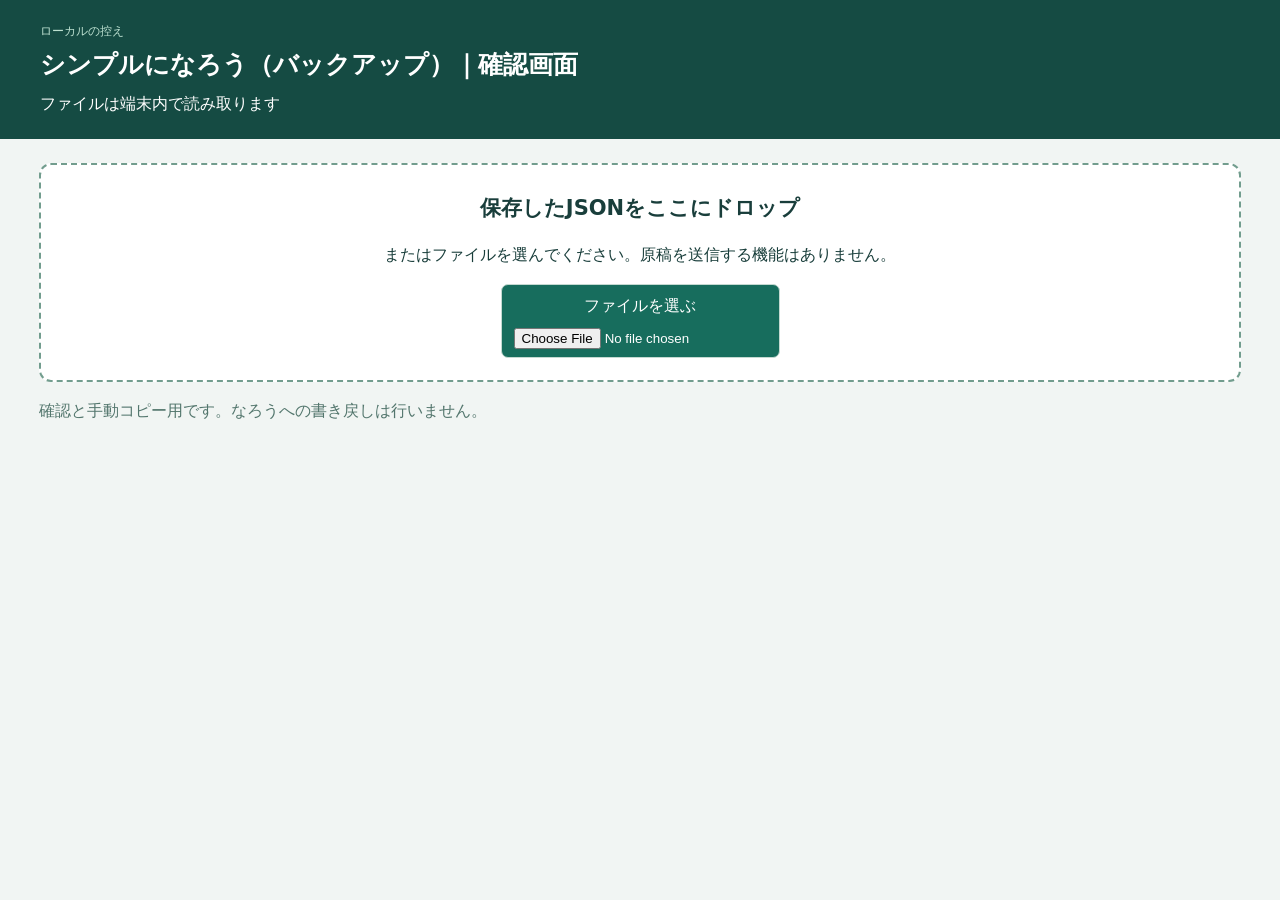
<file: index.html>
<!doctype html>
<html lang="ja"><head><meta charset="utf-8"><meta name="viewport" content="width=device-width,initial-scale=1">
<meta http-equiv="Content-Security-Policy" content="default-src 'none'; script-src 'self'; style-src 'self'; connect-src 'none'; img-src 'none'; object-src 'none'; base-uri 'none'">
<title>シンプルになろう（バックアップ）｜確認画面</title><link rel="stylesheet" href="viewer.css"><link rel="stylesheet" href="organized.css"></head>
<body><header><p>ローカルの控え</p><h1>シンプルになろう（バックアップ）｜確認画面</h1><span id="fileName">ファイルは端末内で読み取ります</span></header>
<main><section id="drop"><h2>保存したJSONをここにドロップ</h2><p>またはファイルを選んでください。原稿を送信する機能はありません。</p><label class="choose">ファイルを選ぶ<input id="file" type="file" accept=".json,application/json"></label></section>
<p id="message" role="status" aria-live="polite">確認と手動コピー用です。なろうへの書き戻しは行いません。</p>
<section id="app" hidden><button id="export">関連付けを含めてJSONを保存</button><p class="meta">ここで変更した関連作品は、JSONを書き出して残してください。</p><div id="organized"></div></section></main>
<script src="sites/narou/organized.js"></script><script src="viewer.js"></script></body></html>
</file>
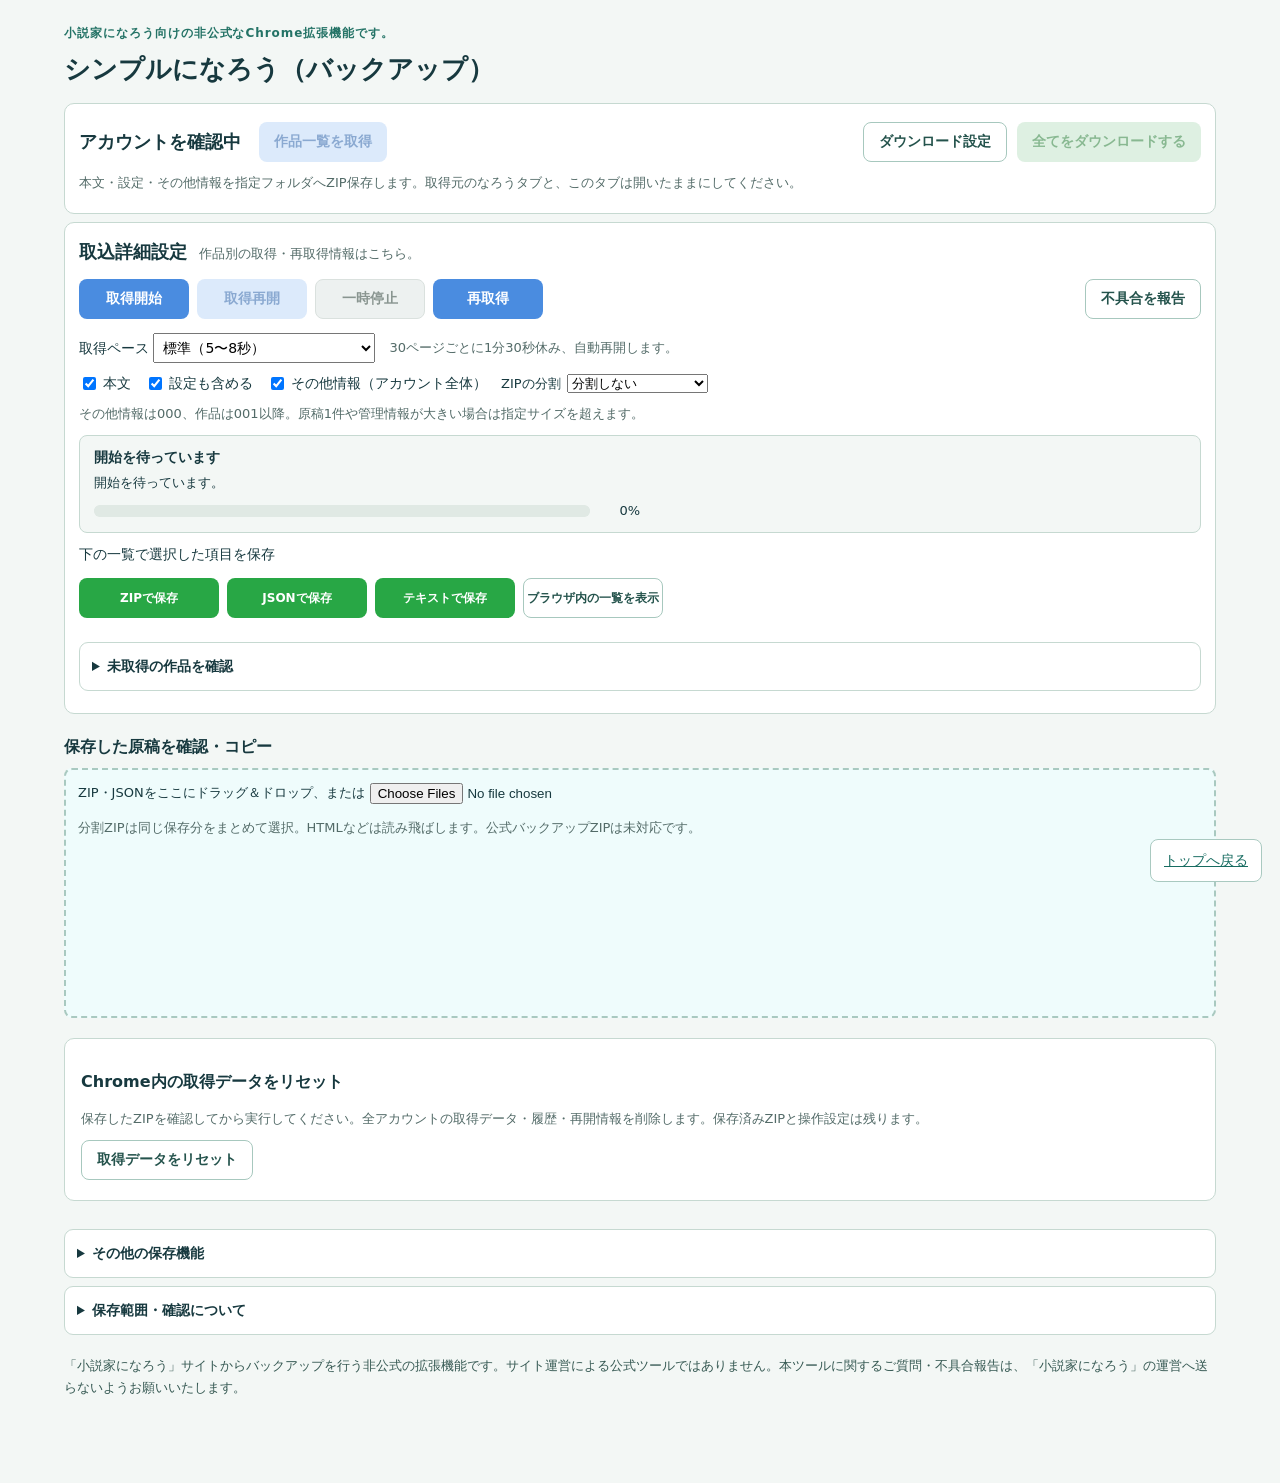
<file: detail.html>
<!doctype html><html lang="ja"><head><meta charset="utf-8"><meta name="viewport" content="width=device-width,initial-scale=1"><title>シンプルになろう（バックアップ）</title><link rel="stylesheet" href="style.css"><link rel="stylesheet" href="organized.css"><link rel="stylesheet" href="detail.css"></head>
<body><main class="library detail" id="top"><p class="eyebrow">小説家になろう向けの非公式なChrome拡張機能です。</p><h1>シンプルになろう（バックアップ）</h1>
<section class="account"><div class="account-row"><div class="account-primary"><strong id="account">アカウントを確認中</strong><button id="inventory" class="blue" disabled>作品一覧を取得</button></div><div class="account-actions"><button id="settings" class="secondary">ダウンロード設定</button><button id="quick" class="green" disabled>全てをダウンロードする</button></div></div><p id="source" class="note"></p><p class="note">本文・設定・その他情報を指定フォルダへZIP保存します。取得元のなろうタブと、このタブは開いたままにしてください。</p></section>
<section class="batch"><div class="batch-heading"><h2>取込詳細設定</h2><p class="note">作品別の取得・再取得情報はこちら。</p></div>
<div class="toolbar operations"><button id="bulk" class="blue">取得開始</button><button id="resume" class="blue" disabled>取得再開</button><button id="stop" class="secondary" disabled>一時停止</button><button id="fresh" class="blue">再取得</button><button id="reportButton" class="secondary">不具合を報告</button></div>
<div class="pace"><label>取得ペース <select id="pace"><option value="5">標準（5〜8秒）</option><option value="10">ゆっくり（10〜13秒）</option><option value="20">さらにゆっくり（20〜23秒）</option></select></label><span class="note">30ページごとに1分30秒休み、自動再開します。</span></div>
<div class="scope"><label><input type="checkbox" id="includeBody" checked> 本文</label><label><input type="checkbox" id="includeSettings" checked> 設定も含める</label><label><input type="checkbox" id="includeOther" checked> その他情報（アカウント全体）</label><span class="split-control"><label for="splitMode">ZIPの分割 </label><select id="splitMode"><option value="0">分割しない</option><option value="5242880">5MBごと</option><option value="1048576">デバッグ：1MBごと</option></select></span></div><p class="note split-note">その他情報は000、作品は001以降。原稿1件や管理情報が大きい場合は指定サイズを超えます。</p>
<div hidden><input type="radio" name="scope" id="allWorks" checked><input type="radio" name="scope" id="selectedMode"><select id="selectedWorks" multiple></select><input type="checkbox" id="autoContinue" checked><input id="maxPages" type="number" value="30"><input id="waitSeconds" type="number" value="5"></div>
<section id="coverage" class="status-box" aria-live="polite"><h3 id="coverageTitle">開始を待っています</h3><p id="coverageCount"></p><p id="coverageNext"></p><p id="progressText" role="status">開始を待っています。</p><p id="status" role="status"></p><p id="exportStatus" class="note" role="status"></p><p id="schemaStatus" class="note" role="status"></p><p id="availabilityStatus" class="note" role="status"></p><div class="progress-panel"><progress id="gauge" max="100" value="0" aria-label="取得進捗（作品数を基準にした目安）"></progress><span id="progressPercent">0%</span></div></section>
<div class="toolbar exports"><span class="export-label">下の一覧で選択した項目を保存</span><button id="zipExport" class="green">ZIPで保存</button><button id="json" class="green">JSONで保存</button><button id="txt" class="green">テキストで保存</button><button id="refresh" class="secondary">ブラウザ内の一覧を表示</button></div>

<div id="workChoices" class="work-choices" aria-label="取得する対象"></div><details><summary>未取得の作品を確認</summary><ul id="remainingWorks"></ul></details></section>
<section id="saved"><h2>保存した原稿を確認・コピー</h2><div id="drop" class="backup-drop" tabindex="0"><p id="libraryStatus" class="drop-count" role="status"></p><label class="drop-file">ZIP・JSONをここにドラッグ＆ドロップ、または <input id="file" type="file" accept=".zip,.json" multiple></label><p class="note drop-help">分割ZIPは同じ保存分をまとめて選択。HTMLなどは読み飛ばします。公式バックアップZIPは未対応です。</p><div class="drop-messages" aria-label="読み込み・確認ステータス" aria-live="polite" tabindex="0"><p id="importStatus" role="status"></p></div></div><div id="records"></div></section>
<section class="reset-area"><h2>Chrome内の取得データをリセット</h2><p class="note">保存したZIPを確認してから実行してください。全アカウントの取得データ・履歴・再開情報を削除します。保存済みZIPと操作設定は残ります。</p><button id="resetData" class="secondary">取得データをリセット</button></section>
<a class="to-top" href="#top">トップへ戻る</a>
<details><summary>その他の保存機能</summary><h2>公式ダウンロードの設定を記録</h2><button id="rememberFormat" class="secondary">この画面の設定を記録</button><label><input id="formatCommon" type="checkbox"> 全作品共通</label><h2>編集中の変更を残す</h2><button id="read">編集欄を確認</button><div id="fields"></div><button id="start" disabled>選んだ欄の履歴保存を開始</button><button id="library" class="secondary">保存した原稿へ</button></details>
<details class="help-notes"><summary>保存範囲・確認について</summary><p class="note">外部の画像・音楽・動画本体は保存せず、挿絵コード・URLを原文に残します。ZIPの未表示項目は破損未検証です。保存後に内容を確認してください。</p></details>
<dialog id="downloadDialog"><form method="dialog"><h2>ダウンロード設定</h2><p>ZIP内の保存形式と、テキストの文字コード・改行を選びます。</p><p>保存先：<strong id="directoryName">未指定</strong></p><button id="chooseDirectory" type="button" class="secondary">保存先フォルダを指定</button><p id="directoryStatus" class="note" role="status"></p><label>保存形式 <select id="outputFormat"><option value="json">JSON</option><option value="text">テキスト＋確認用JSON</option></select></label><label>文字コード <select id="outputEncoding"><option value="utf-8">UTF-8</option><option value="utf-16le">UTF-16LE</option><option value="utf-16be">UTF-16BE</option></select></label><label><input id="outputBom" type="checkbox" checked> BOMあり</label><label>改行コード <select id="outputLine"><option value="crlf">CR+LF（Windows）</option><option value="lf">LF</option><option value="cr">CR</option></select></label><label><input id="outputViewer" type="checkbox" checked> ビューアー専用HTMLも保存する</label><p class="note">ZIPの保存先へ、確認・コピー用HTMLを一緒に保存します。</p><p class="note">JSONはUTF-8で保存します。テキストを選んでも、確認・再開に使うJSONを一緒に保存します。</p><div class="toolbar"><button value="cancel" class="secondary">キャンセル</button><button id="saveDownload" value="save" class="green">保存</button></div></form></dialog>
<dialog id="resetDialog"><h2>取得データを削除しますか？</h2><p>全アカウントの原稿・取得履歴・再開情報・診断記録・作品との関連付けをChrome内から削除し、読み込んだファイルの表示も解除します。</p><p>保存済みのZIP・JSON・テキストは削除しません。保存先・文字コードなどの操作設定は残します。</p><div class="toolbar"><button id="cancelReset" class="secondary">キャンセル</button><button id="confirmReset" class="danger">取得データを削除</button></div></dialog>
<section id="reportArea" class="report-area" hidden aria-labelledby="reportHeading">
<h2 id="reportHeading" tabindex="-1">不具合報告確認</h2>
<p class="note">自動の診断情報には本文・フリーメモ・作品名・アカウントID・非公開URLを含めません。自由記入と公開URLは送信前にご確認ください。</p>
<div class="report-field"><label for="reportOutput">エラー内容・診断情報／送信用文章の確認</label><textarea id="reportOutput" readonly rows="9"></textarea></div>
<div class="report-reload"><button id="reportRefresh" class="secondary" title="現在の診断記録を読み直します">リロード</button><label><input id="reportTimes" type="checkbox" checked> 診断記録の日時を報告に含める（任意）</label></div>
<div class="report-field"><label for="reportNote">追加説明（任意）</label><p id="reportNoteHelp" class="note"><strong>アカウントID</strong>や<strong>パスワード</strong>などは記載しないようにお願いします。入力内容を変更すると作成済みの報告文は消えます。変更後は「報告文を作成」を押してください。追加説明の入力内容は、このタブを閉じると消えます。Chrome内には保存されません。</p><textarea id="reportNote" aria-describedby="reportNoteHelp" rows="4" maxlength="5000" placeholder="どの操作で、どのような問題が起きたかを記入できます。本文・非公開情報・連絡先は書かないでください。"></textarea></div>
<label><input id="reportPublic" type="checkbox"> 公開ページのURLを報告に含めることを許可します</label>
<div class="report-url"><label for="reportURL">公開URL</label><input id="reportURL" type="url" disabled maxlength="300" placeholder="https://mypage.syosetu.com/… または https://ncode.syosetu.com/…"><button id="reportURLCheck" class="secondary" disabled>別タブでURLを確認</button></div>
<p class="note">一般の読者がログインせずに見られる公開マイページ・作品・エピソードのURLのみを入力してください。</p>
<div class="report-actions"><button id="reportPrepare" class="secondary">報告文を作成</button><button id="reportCopy" class="secondary" disabled>報告文をコピー</button><button id="reportForm" class="secondary">受付フォームを開く</button></div>
<p id="reportStatus" role="status" aria-live="polite"></p>
<p class="note">報告文をコピーしてから受付フォームを開き、「不具合報告の内容」へ貼り付けて送信してください。Googleログイン・メールアドレスの入力は不要です。自動送信は行いません。</p>
<p class="note">匿名報告のため折り返しの返信はありません。個別の相談は作者のSNSやGitHubをご利用ください。</p>
<p class="note">本ツールは非公式です。本ツールに関するご質問・不具合報告は「小説家になろう」の運営へ送らないようお願いいたします。</p>
</section>
<p class="unofficial-notice">「小説家になろう」サイトからバックアップを行う非公式の拡張機能です。サイト運営による公式ツールではありません。本ツールに関するご質問・不具合報告は、「小説家になろう」の運営へ送らないようお願いいたします。</p></main><script type="module" src="library.js"></script><script type="module" src="detail.js"></script></body></html>
</file>
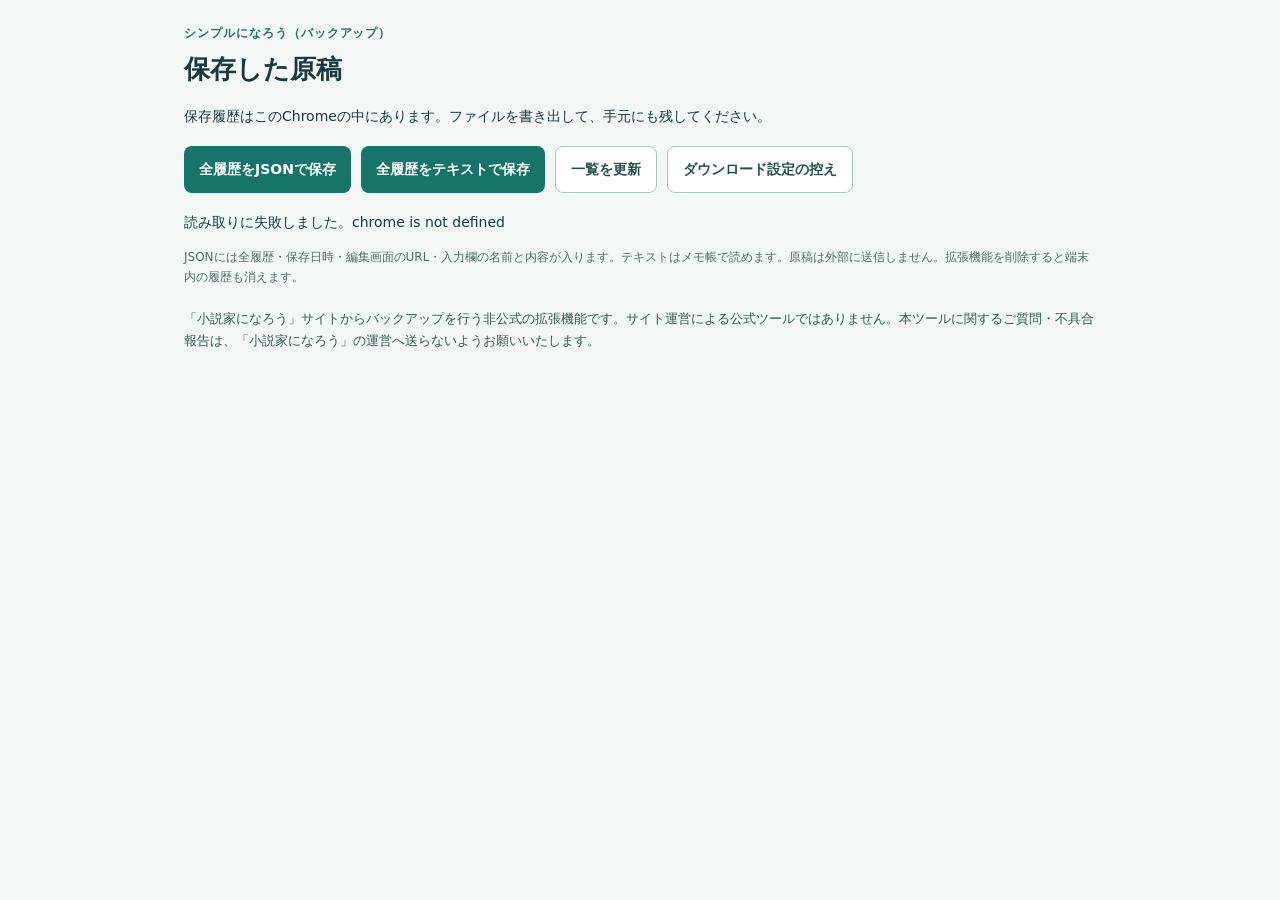
<file: library.html>
<!doctype html>
<html lang="ja"><head><meta charset="utf-8"><title>保存した原稿</title><link rel="stylesheet" href="style.css"><link rel="stylesheet" href="organized.css"></head>
<body><main class="library"><p class="eyebrow">シンプルになろう（バックアップ）</p><h1>保存した原稿</h1>
<p>保存履歴はこのChromeの中にあります。ファイルを書き出して、手元にも残してください。</p>
<div class="toolbar"><button id="json">全履歴をJSONで保存</button><button id="txt">全履歴をテキストで保存</button><button id="refresh" class="secondary">一覧を更新</button><button id="settings" class="secondary">ダウンロード設定の控え</button></div>
<p id="status" role="status" aria-live="polite"></p>
<p class="note">JSONには全履歴・保存日時・編集画面のURL・入力欄の名前と内容が入ります。テキストはメモ帳で読めます。原稿は外部に送信しません。拡張機能を削除すると端末内の履歴も消えます。</p>
<div id="records"></div><p class="unofficial-notice">「小説家になろう」サイトからバックアップを行う非公式の拡張機能です。サイト運営による公式ツールではありません。本ツールに関するご質問・不具合報告は、「小説家になろう」の運営へ送らないようお願いいたします。</p></main><script type="module" src="library.js"></script></body></html>
</file>
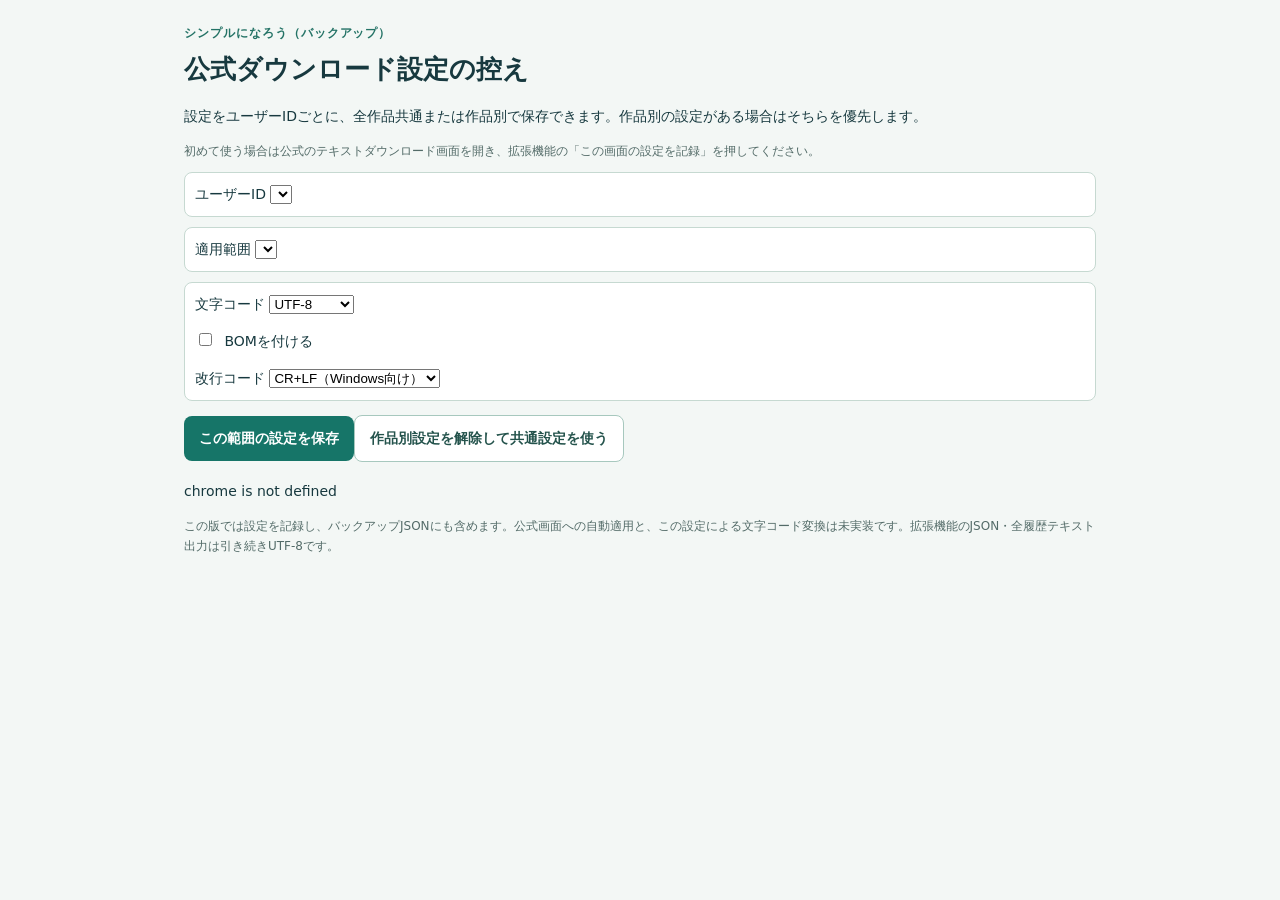
<file: settings.html>
<!doctype html><html lang="ja"><head><meta charset="utf-8"><title>ダウンロード設定の控え</title><link rel="stylesheet" href="style.css"></head>
<body><main class="library"><p class="eyebrow">シンプルになろう（バックアップ）</p><h1>公式ダウンロード設定の控え</h1>
<p>設定をユーザーIDごとに、全作品共通または作品別で保存できます。作品別の設定がある場合はそちらを優先します。</p>
<p class="note">初めて使う場合は公式のテキストダウンロード画面を開き、拡張機能の「この画面の設定を記録」を押してください。</p>
<div class="field"><label>ユーザーID <select id="owner"></select></label></div>
<div class="field"><label>適用範囲 <select id="work"></select></label></div>
<div class="field"><label>文字コード <select id="encoding"><option value="utf-8">UTF-8</option><option value="utf-16le">UTF-16LE</option><option value="utf-16be">UTF-16BE</option><option value="shift_jis">Shift_JIS</option><option value="euc-jp">EUC-JP</option><option value="jis">JIS</option></select></label>
<p><label><input id="bom" type="checkbox"> BOMを付ける</label></p>
<label>改行コード <select id="lineEnding"><option value="crlf">CR+LF（Windows向け）</option><option value="cr">CR（Macintosh向け）</option><option value="lf">LF（UNIX向け）</option></select></label></div>
<button id="save">この範囲の設定を保存</button><button id="inherit" class="secondary">作品別設定を解除して共通設定を使う</button>
<p id="status" role="status" aria-live="polite"></p>
<p class="note">この版では設定を記録し、バックアップJSONにも含めます。公式画面への自動適用と、この設定による文字コード変換は未実装です。拡張機能のJSON・全履歴テキスト出力は引き続きUTF-8です。</p>
</main><script type="module" src="settings.js"></script></body></html>
</file>
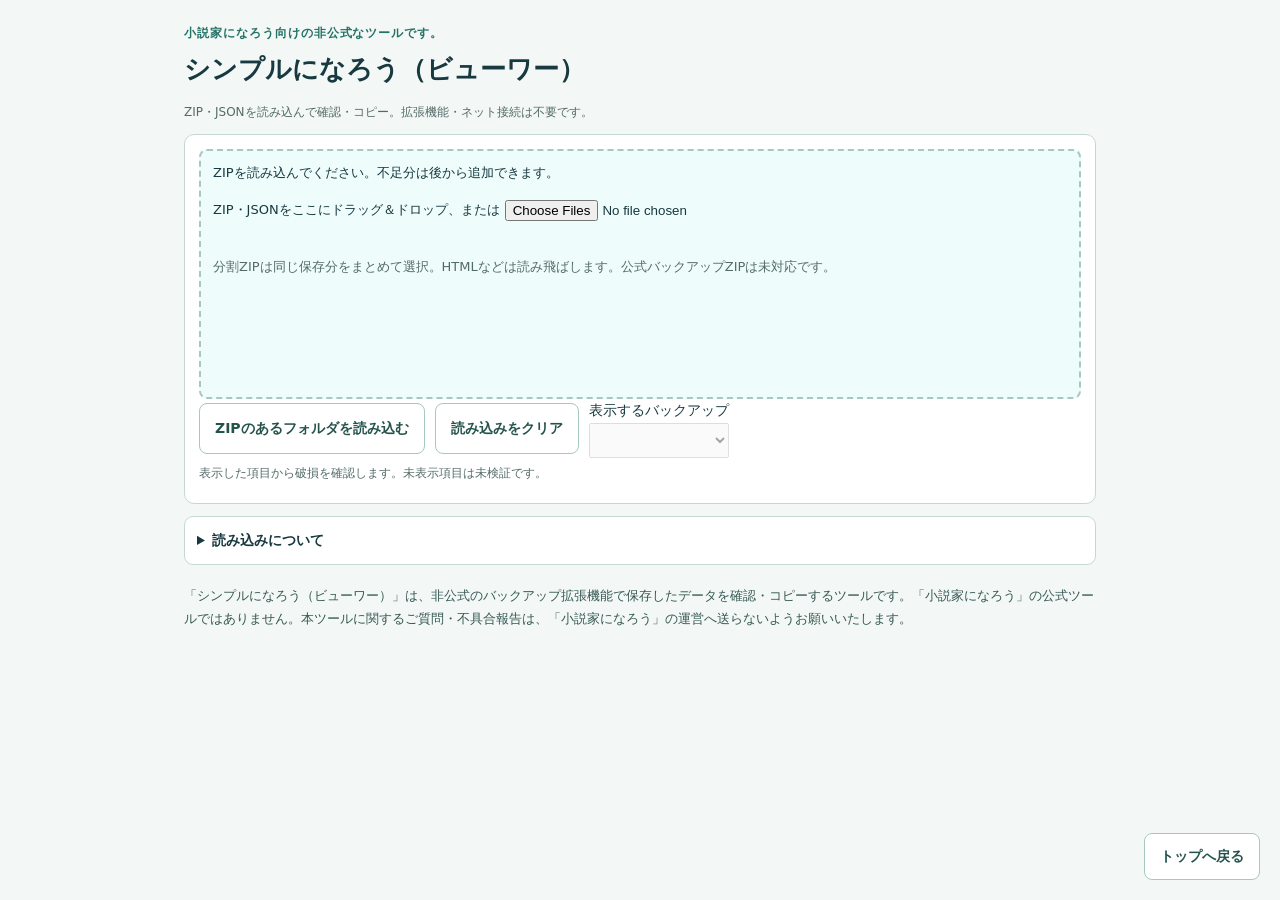
<file: simple-narou-zipviewer.html>
<!doctype html>
<html lang="ja"><head><meta charset="utf-8"><meta name="viewport" content="width=device-width,initial-scale=1">
<meta http-equiv="Content-Security-Policy" content="default-src 'none'; script-src 'unsafe-inline'; style-src 'unsafe-inline'; connect-src 'none'; img-src 'none'; object-src 'none'; base-uri 'none'; form-action 'none'">
<title>シンプルになろう（ビューワー）</title><style>:root{font-family:system-ui,"Yu Gothic",sans-serif;color:#17393f;background:#f3f7f5;font-size:14px;line-height:1.65}*{box-sizing:border-box}body{margin:0}.popup{width:390px}main{padding:22px}h1{font-size:26px;margin:0 0 12px}h2{font-size:16px}.eyebrow{color:#247366;font-size:12px;font-weight:700;letter-spacing:.08em;margin:0 0 4px}button{background:#167568;color:white;border:0;border-radius:8px;padding:11px 15px;font:inherit;font-weight:600;cursor:pointer;margin:4px 0}button:disabled{opacity:.5;cursor:default}.secondary{background:white;color:#24534c;border:1px solid #a7c8be}a{color:#176c61}.field{display:block;background:#fff;border:1px solid #c6d9d1;border-radius:8px;padding:10px;margin:10px 0}.field input{margin-right:8px}.field small{display:block;color:#54706d}pre{white-space:pre-wrap;overflow-wrap:anywhere;font:inherit;margin:8px 0}.field pre{font-size:12px;max-height:90px;overflow:auto}.note{color:#536b68;font-size:12px}.library{max-width:960px;margin:auto;padding:40px 24px}.toolbar{display:flex;gap:10px;flex-wrap:wrap}details{border:1px solid #c6d9d1;background:#fff;padding:15px;border-radius:9px;margin:12px 0}summary{cursor:pointer;font-weight:600}button:focus-visible,a:focus-visible,input:focus-visible,summary:focus-visible{outline:3px solid #df9928;outline-offset:3px}

/* Compact spacing while retaining readable text and action targets. */
.library{padding-top:24px;padding-bottom:24px}.note{margin:6px 0}details{padding:12px;margin:8px 0}p:empty{display:none}

.backup-tabs{display:flex;flex-wrap:wrap;gap:7px;margin:18px 0}.backup-tabs button{font:inherit;padding:9px 12px;border:1px solid #a7c8be;border-radius:7px;cursor:pointer;background:white;color:#24534c}.backup-tabs [aria-selected=true]{background:#167568;color:white}.backup-panel{background:#fff;padding:20px;border:1px solid #c6d9d1;border-radius:9px;min-height:220px}.backup-panel h3{margin-top:24px}.backup-card{border:1px solid #c6d9d1;padding:13px;border-radius:8px;margin:12px 0;overflow-wrap:anywhere}.backup-card summary{cursor:pointer;font-weight:600}.badge{display:inline-block;border-radius:5px;padding:2px 5px;margin-right:7px}.badge-episode{background:#e0f0e9;color:#155647}.badge-setting{background:#e6eafa;color:#394a86}.badge-blog{background:#fff0d8;color:#79511b}.meta,.backup-card small{font-size:12px;color:#54706d}.backup-field textarea{display:block;width:100%;font:14px/1.8 system-ui;resize:vertical;padding:10px;border:1px solid #bcd2c7;border-radius:6px}.backup-field button{font:inherit;padding:7px;margin-top:5px}.backup-panel select{max-width:100%;font:inherit;padding:5px}.backup-tabs button:focus-visible,textarea:focus-visible,select:focus-visible{outline:3px solid #df9928;outline-offset:3px}
.backup-settings{border-collapse:collapse;width:100%;margin:20px 0}.backup-settings th,.backup-settings td{text-align:left;border-bottom:1px solid #dce6df;padding:16px 12px;vertical-align:top;white-space:pre-wrap;overflow-wrap:anywhere}.backup-settings th{width:165px;color:#193e3b}.backup-settings td{font-weight:400}@media(max-width:600px){.backup-settings th{width:110px}.backup-settings th,.backup-settings td{padding:12px 6px}}
.backup-settings textarea{display:block;width:100%;font:14px/1.8 system-ui;resize:vertical;border:1px solid #bcd2c7;border-radius:6px;padding:10px}.backup-settings button{font-size:12px;margin-top:5px}

.backup-tabs{margin:12px 0}.backup-panel{padding:16px}.backup-card{margin:8px 0;padding:12px}.backup-settings{margin:12px 0}.backup-settings th,.backup-settings td{padding:10px 12px}

.backup-field textarea,.backup-settings textarea{background:#effbff;color:#172d32}
.backup-settings tbody tr:nth-child(even){background:#f5f6f6}
.collapse-item{display:block;margin-top:12px;min-height:40px}
.schema-warning{background:#fff8df;color:#76580c;padding:8px 10px;border-radius:6px;overflow-wrap:anywhere}

.history-heading{display:flex;align-items:center;flex-wrap:wrap;gap:12px 20px;margin-bottom:12px}
.history-heading h2{margin:0}
.history-pager{display:flex;align-items:center;flex-wrap:wrap;gap:10px}
.history-pager button{box-sizing:border-box;min-width:110px;height:40px;padding:0 14px;font:inherit;white-space:nowrap}
.history-page-count,.history-page-size{white-space:nowrap}

/* Fixed import area: long notices scroll without moving the manuscript list. */
#drop.backup-drop{box-sizing:border-box;height:250px;display:grid;grid-template-rows:30px 52px 44px minmax(0,1fr);gap:6px;padding:12px;background:#effcfc;overflow:hidden}
#drop.backup-drop.drag{background:#d9f2f6;border-color:#418f9e}
.backup-drop .drop-count,.backup-drop .drop-help{margin:0;overflow:auto;white-space:normal;overflow-wrap:anywhere;font-size:13px;line-height:1.5}
.backup-drop .drop-file{display:flex;flex-wrap:wrap;align-content:start;align-items:center;gap:5px;font-size:13px;overflow:auto}
#drop.backup-drop input{max-width:100%;min-width:0;width:auto;display:inline-block;margin:0}
.backup-drop .drop-messages{overflow:auto;min-height:0;overflow-wrap:anywhere;white-space:pre-wrap}
#drop.backup-drop .drop-messages p{margin:0 0 4px;font-size:13px;line-height:1.5;color:#193e3b}
.backup-drop .drop-messages p:empty{display:none}
#drop.backup-drop .drop-messages [data-level="warning"]{color:#76500b;font-weight:700}
#drop.backup-drop .drop-messages [data-level="error"]{color:#a21d28;font-weight:700;font-size:16px}

.unofficial-notice{font-size:13px;line-height:1.7;color:#365953;margin:20px 0 60px;overflow-wrap:anywhere}

button,.backup-tabs button{min-height:40px}.viewer-box{border:1px solid #c6d9d1;border-radius:10px;background:white;padding:14px;margin:12px 0}#drop{border:2px dashed #a7c8be;padding:12px;border-radius:8px;background:#effcfc}.drag{background:#d9f2f6}#warning{color:#923c18;white-space:pre-wrap;overflow-wrap:anywhere}#backup{max-width:100%;padding:8px}#top{position:fixed;bottom:16px;right:20px}input{max-width:100%}#file{display:block;width:100%;margin-top:8px}.toolbar>*{min-width:0}.toolbar label{max-width:100%}#backup{display:block;width:100%}.meta{overflow-wrap:anywhere}</style></head><body><main class="library">
<p class="eyebrow">小説家になろう向けの非公式なツールです。</p><h1>シンプルになろう（ビューワー）</h1>
<p class="note">ZIP・JSONを読み込んで確認・コピー。拡張機能・ネット接続は不要です。</p>
<section class="viewer-box" aria-label="インポートエリア"><div id="drop" class="backup-drop"><p id="status" class="drop-count" role="status" aria-live="polite">ZIPを読み込んでください。不足分は後から追加できます。</p><label class="drop-file">ZIP・JSONをここにドラッグ＆ドロップ、または <input id="file" type="file" accept=".zip,.json" multiple aria-label="バックアップファイルを選択"></label><p class="note drop-help">分割ZIPは同じ保存分をまとめて選択。HTMLなどは読み飛ばします。公式バックアップZIPは未対応です。</p><div class="drop-messages" aria-label="読み込み・確認ステータス" aria-live="polite" tabindex="0"><p id="importStatus" role="status"></p><p id="warning" role="alert"></p></div></div>
<div class="toolbar"><button id="folder" class="secondary">ZIPのあるフォルダを読み込む</button><input id="folderFile" type="file" webkitdirectory multiple hidden><button id="clear" class="secondary">読み込みをクリア</button><label>表示するバックアップ <select id="backup" disabled aria-label="表示するバックアップ"></select></label></div>

<p class="note">表示した項目から破損を確認します。未表示項目は未検証です。</p></section>
<div id="records"></div><details><summary>読み込みについて</summary><p class="note">大量のZIPはフォルダ読み込みをご利用ください。D&amp;DではZIPを優先し、HTMLなどは読み飛ばします。関連作品の選択はこの画面を開いている間だけ有効です。元のファイルは変更しません。</p></details><p class="unofficial-notice">「シンプルになろう（ビューワー）」は、非公式のバックアップ拡張機能で保存したデータを確認・コピーするツールです。「小説家になろう」の公式ツールではありません。本ツールに関するご質問・不具合報告は、「小説家になろう」の運営へ送らないようお願いいたします。</p></main><button id="top" class="secondary">トップへ戻る</button><script>(() => {
  const make=(tag,text,cls)=>{const node=document.createElement(tag);if(text!==undefined)node.textContent=text;if(cls)node.className=cls;return node;};
  const source=record=>record.data?.sourceUrl||record.url||'';
  const associationKey=record=>(record.ownerId||'未識別')+'|'+source(record);
  function settingTitle(record){
    if(record.category!=='作品設定')return record.category||'編集履歴';
    return /\/receptionsupdateinput\//.test(source(record))?'公開・受付設定':'作品情報の編集';
  }
  function receptionRows(record){
    const names={notkansou:'感想受付',notreview:'レビュー受付',notpoint:'評価受付',notpointview:'評価公開',notreport:'誤字報告受付',notsearch:'検索除外設定',_is_masterpiece:'代表作品設定'};
    const groups=new Map();
    for(const control of record.data?.controls||[]){if(!groups.has(control.name))groups.set(control.name,[]);groups.get(control.name).push(control);}
    return [...groups].map(([name,controls])=>{
      const first=controls[0],label=names[name]||name;
      if(first.type==='radio'){
        const chosen=controls.filter(control=>control.checked);
        return {label,value:chosen.length?chosen.map(control=>control.optionLabel||control.label||'表示名未取得').join(' ／ '):'未選択'};
      }
      if(first.type==='checkbox')return {label,value:first.checked?(first.optionLabel||first.label||'設定する'):'設定しない'};
      return {label,value:first.selectedText?.join(' ／ ')||first.value||'未入力'};
    });
  }
  function workSettingRows(record){
    const controls=record.data?.controls||[],rows=[];
    const get=name=>controls.filter(control=>control.name===name);
    const selected=name=>get(name).find(control=>control.checked);
    const choiceNames={noveltype:{'1':'連載作品','2':'短編作品'},age_limit:{'1':'全年齢','3':'R18（18歳未満閲覧禁止）'},aitype:{'0':'不使用','1':'補助的利用','2':'間接利用','3':'直接使用'}};
    function add(name,label){
      const group=get(name);if(!group.length)return;
      const control=group[0];let value;
      if(control.type==='radio'){
        const chosen=selected(name);
        value=chosen?(chosen.optionLabel||choiceNames[name]?.[chosen.value]||(chosen.label!==label?chosen.label:'表示名未取得（内部値：'+chosen.value+'）')):'未選択';
      }else if(control.type==='checkbox')value=name==='media_support'?(control.checked?'希望する':'希望しない'):name==='is_monetized'?(control.checked?'有効':'無効'):(control.checked?'チェックあり':'チェックなし');
      else value=control.selectedText?.join(' ／ ')??control.value;
      rows.push({label,value,multiline:control.type==='textarea'});
    }
    add('title','作品タイトル');add('writer_radio','作者名の表示');add('writer','作者名');add('noveltype','作品種別');add('end','完結設定');add('age_limit','年齢制限');add('isr15','セルフレイティング（R15）');
    if(selected('age_limit')?.value==='3')add('nocgenre','R18部門');
    add('aitype','AI利用状況設定');if((selected('aitype')&&selected('aitype').value!=='0')||get('ainote').some(control=>control.value))add('ainote','AI利用メモ');add('classification','作品分類');
    // Show the branch that applies to this work; unused branches remain in raw data.
    if(selected('classification')?.value==='2'){add('ff_type','二次創作の種類');add('ff_keyword','二次創作の対象作品');add('ff_ncode','原作のNコード');}
    if(selected('classification')?.value==='3'){add('trpg_replay_type','TRPGリプレイの種類');add('trpg_replay_keyword_id','対象作品');add('official_scenario','公式シナリオ');add('scenario_author','シナリオ作者');add('scenario_name','シナリオ名');}
    add('biggenre','大ジャンル');add('genre','小ジャンル');add('ex','あらすじ');
    const elements=['iszankoku','isbl','isgl','istensei','istenni'].flatMap(name=>get(name).map(control=>(control.checked?'☑ ':'☐ ')+(control.optionLabel||control.label)));
    if(elements.length)rows.push({label:'作品に含まれる要素',value:elements.join('\n')});
    const keywords=controls.filter(control=>control.type==='checkbox'&&/keyword.*array/.test(control.name)&&control.checked).map(control=>control.value);
    if(controls.some(control=>/keyword.*array/.test(control.name)&&control.type==='checkbox'))rows.push({label:'キーワード選択',value:keywords.length?[...new Set(keywords)].join(' ／ '):'選択なし'});
    add('unique_keyword_array','キーワード入力');add('free_keyword','キーワード自由入力');add('keyword','キーワード');
    add('media_support','メディア化打診のサポート');add('is_monetized','収益化設定');
    const known=new Set(['title','writer_radio','writer','noveltype','end','age_limit','isr15','nocgenre','aitype','ainote','classification','ff_type','ff_keyword','ff_ncode','trpg_replay_type','trpg_replay_keyword_id','official_scenario','scenario_author','scenario_name','biggenre','genre','ex','iszankoku','isbl','isgl','istensei','istenni','unique_keyword_array','free_keyword','keyword','media_support','is_monetized']);
    for(const c of controls){if(known.has(c.name)||/keyword.*array/.test(c.name)||['hidden','submit','button','reset'].includes(c.type))continue;known.add(c.name);add(c.name,c.label||c.name);}
    return rows;
  }
  function consolidatedSettings(records){
    const groups=new Map();
    for(const record of records){
      // Compare exact field values, including empty strings and duplicate fields,
      // independently of their order and the URL used to reach the form.
      const fields=record.fields.map(field=>[field.label,field.value]).sort((a,b)=>JSON.stringify(a).localeCompare(JSON.stringify(b)));
      // Checked states and named inputs can contain distinctions not in the
      // visible fields. Preserve those distinctions when structured data exists.
      const controls=Array.isArray(record.data?.controls)?record.data.controls.map(control=>({name:control.name,type:control.type,value:control.value,checked:control.checked,disabled:control.disabled,selectedText:control.selectedText})).sort((a,b)=>JSON.stringify(a).localeCompare(JSON.stringify(b))):null;
      const key=JSON.stringify([record.ownerId||'未識別',String(record.data?.workId||''),record.category,fields,controls]);
      const existing=groups.get(key);
      if(!existing){groups.set(key,{...record,mergedSources:[source(record)]});continue;}
      const mergedSources=[...new Set([...existing.mergedSources,source(record)])];
      groups.set(key,{...(record.savedAt>existing.savedAt?record:existing),mergedSources});
    }
    return [...groups.values()];
  }
  function model(all,owner){
    const selected=all.filter(record=>(record.ownerId||'未識別')===owner).sort((a,b)=>a.savedAt.localeCompare(b.savedAt));
    const latest=new Map();
    for(const record of selected)latest.set((record.category||'編集履歴')+'|'+source(record),record);
    const records=[...latest.values()],works=new Map();
    const lists=records.filter(r=>r.category==='作品一覧').sort((a,b)=>{
      const left=new URL(source(a),'https://syosetu.com'),right=new URL(source(b),'https://syosetu.com');
      return Number(left.pathname.includes('draftlist'))-Number(right.pathname.includes('draftlist')) || Number(left.searchParams.get('p')||left.searchParams.get('page')||1)-Number(right.searchParams.get('p')||right.searchParams.get('page')||1);
    });
    for(const record of lists)for(const work of record.data?.entries||[])works.set(String(work.id),{...works.get(String(work.id)),...work});
    for(const record of records.filter(r=>r.category==='作品情報'))if(record.data?.id)works.set(String(record.data.id),{...works.get(String(record.data.id)),...record.data});
    return {records,works:[...works.values()],history:selected};
  }
  function copyAction(area,button,value){
    let timer;button.onclick=async()=>{clearTimeout(timer);area.focus();area.select();try{await navigator.clipboard.writeText(value);button.textContent='コピーしました';timer=setTimeout(()=>button.textContent='この欄をコピー',2000);}catch{button.textContent='選択した文字をCtrl+Cでコピー';}};
  }
  function collapseControl(item){
    if(!item.open)return;
    if(!item._collapseControl){
      const button=make('button','▲ この項目を折りたたむ','secondary collapse-item');button.type='button';
      button.onclick=()=>{item.open=false;const summary=item.children[0];summary?.scrollIntoView?.({behavior:'smooth',block:'nearest'});summary?.focus?.({preventScroll:true});};
      item._collapseControl=button;
    }
    item.append(item._collapseControl);
  }
  if(document.addEventListener)document.addEventListener('toggle',event=>{if(event.target.tagName==='DETAILS')collapseControl(event.target);},true);
  function card(record,label=settingTitle(record)){
    const item=make('details',undefined,'backup-card');
    const summary=make('summary');summary.append(make('span','【'+label+'】','badge badge-'+(label==='エピソード'?'episode':label==='告知ページ'?'blog':'setting')),make('span',record.title));
    const id=source(record).match(/(?:noveldataid|draftepisodeid|episodeid|blogkey)\/(\d+)/)?.[1];
    summary.append(make('small',(record.data?.state?' ／ '+record.data.state:'')+(record.savedAt?' ／ 保存 '+new Date(record.savedAt).toLocaleString('ja-JP'):'')+(id?' ／ ページID:'+id:''),'meta'));
    item.append(summary);
    if(record.data?.settingsSchemaChange){const diff=record.data.settingsSchemaChange;item.append(make('p','設定項目の構成が前回と異なります。設定を含めて再取得し、内容を確認してください。'+(diff.added?.length?' 追加：'+diff.added.join('、'):'')+(diff.removed?.length?' 見つからない項目：'+diff.removed.join('、'):''),'schema-warning'));}
    item.addEventListener('toggle',()=>{
      if(!item.open||item.dataset.loaded)return;
      const settings=record.category==='作品設定'&&record.data?.controls?.length?(/\/receptionsupdateinput\//.test(source(record))?receptionRows(record):workSettingRows(record)):[];
      if(settings.length){
        const table=make('table',undefined,'backup-settings'),body=make('tbody');
        for(const field of settings){
          const row=make('tr'),heading=make('th',field.label),cell=make('td');heading.setAttribute('scope','row');
          if(field.multiline){
            const area=make('textarea');area.readOnly=true;area.value=field.value;area.rows=field.value.length>150?8:3;area.setAttribute('aria-label',field.label);
            const copy=make('button','この欄をコピー','secondary');copyAction(area,copy,field.value);
            cell.append(area,copy);
          }else cell.textContent=field.value===''?'未入力':field.value;
          row.append(heading,cell);body.append(row);
        }
        table.append(body);item.append(table,make('p','バックアップ時点の設定です。変更・送信はできません。','note'));
        const raw=make('details');raw.append(make('summary','保存元・内部値を確認'),make('p',record.mergedSources?.join(' ／ ')||source(record),'meta'),make('pre',JSON.stringify(record.data.controls,null,2)));item.append(raw);
        collapseControl(item);item.dataset.loaded='true';collapseControl(item);return;
      }
      item.append(make('p',record.mergedSources?.length>1?'同一内容の保存元：'+record.mergedSources.join(' ／ '):source(record),'meta'));
      for(const field of record.fields){
        const box=make('section',undefined,'backup-field'),area=make('textarea');area.readOnly=true;area.value=field.value;area.rows=field.value.length>150?10:3;area.setAttribute('aria-label',field.label);
        const copy=make('button','この欄をコピー','secondary');copyAction(area,copy,field.value);
        box.append(make('h3',field.label),area,copy);item.append(box);
      }
      collapseControl(item);item.dataset.loaded='true';
    });
    return item;
  }
  function render(all,container,{preferences=[],associations={},onAssociation,onSelect}={}){
    container.replaceChildren();
    let owner=container.dataset.owner||all[0]?.ownerId||'未識別',active=container.dataset.activeKey||'';
    const owners=[...new Set([...all.map(r=>r.ownerId||'未識別'),...preferences.map(p=>String(p.ownerId))])];
    if(!owners.length){container.append(make('p','まだ保存データがありません。'));return;}
    if(!owners.includes(owner))owner=owners[0];
    const select=make('select');select.setAttribute('aria-label','ユーザーID');
    for(const id of owners){const option=make('option',id);option.value=id;select.append(option);}select.value=owner;
    const ownerLabel=make('label','ユーザーID ');ownerLabel.append(select);
    const tabs=make('div',undefined,'backup-tabs');tabs.setAttribute('role','tablist');tabs.setAttribute('aria-label','作品と保存項目');
    const panel=make('section',undefined,'backup-panel');panel.id='backup-panel';panel.setAttribute('role','tabpanel');
    const jump=make('select');jump.setAttribute('aria-label','作品へ移動');const jumpLabel=make('label','作品へ移動 ');jumpLabel.append(jump);
    container.append(ownerLabel,make('p','作品は取得したなろうの一覧順です。本文・設定を未取得の作品も一覧に表示します。','note'),jumpLabel,tabs,panel);
    function choose(key){active=key;container.dataset.activeKey=active;if(onSelect)onSelect(active);else draw();}
    function draw(){
      const data=model(all,owner),records=data.records;
      const entries=[...data.works.map(work=>({key:'work:'+work.id,title:work.title,work})),...['ブックマーク','お気に入りユーザ','活動報告','共通設定','取得結果','取得履歴'].map(title=>({key:title,title}))];
      if(!entries.some(entry=>entry.key===active))active=entries[0].key;
      container.dataset.activeKey=active;container.dataset.owner=owner;
      jump.replaceChildren();const blank=make('option','作品を選択');blank.value='';jump.append(blank);for(const work of data.works){const option=make('option',work.title);option.value='work:'+work.id;jump.append(option);}jump.value=active.startsWith('work:')?active:'';jump.onchange=()=>{if(jump.value)choose(jump.value);};
      tabs.replaceChildren();
      for(const entry of entries){const button=make('button',entry.title,'secondary');button.setAttribute('role','tab');button.setAttribute('aria-controls',panel.id);button.setAttribute('aria-selected',String(entry.key===active));button.onclick=()=>choose(entry.key);tabs.append(button);}
      tabs.onkeydown=event=>{if(!['ArrowLeft','ArrowRight','Home','End'].includes(event.key))return;event.preventDefault();const buttons=[...tabs.children],current=buttons.indexOf(document.activeElement);const index=event.key==='Home'?0:event.key==='End'?buttons.length-1:(current+(event.key==='ArrowRight'?1:-1)+buttons.length)%buttons.length;buttons[index].click();tabs.children[index].focus();};
      const selected=entries.find(entry=>entry.key===active);panel.replaceChildren(make('h2',selected.title));
      if(selected.work){
        const work=selected.work,id=String(work.id),related=records.filter(r=>String(r.data?.workId)===id);
        panel.append(make('p','作品ID:'+id+' ／ '+(work.publication||'投稿状態不明')+' ／ ユーザーID:'+owner,'meta'));
        if(work.metadata?.length){const info=make('details');info.append(make('summary','作品情報'));for(const field of work.metadata)info.append(make('p',field.label+'：'+field.value));panel.append(info);}
        const episodes=related.filter(r=>r.category==='エピソード').sort((a,b)=>(a.data?.order??0)-(b.data?.order??0));
        panel.append(make('h3','エピソード（本文） '+episodes.length+'件'));
        const episodeCards=episodes.map(record=>card(record));if(episodes.length>1){const episodePicker=make('select');episodePicker.setAttribute('aria-label','エピソードへ移動');const prompt=make('option','エピソードへ移動');prompt.value='';episodePicker.append(prompt);episodes.forEach((record,i)=>{const option=make('option',(i+1)+'：'+record.title);option.value=String(i);episodePicker.append(option);});episodePicker.onchange=()=>{if(episodePicker.value==='')return;const item=episodeCards[Number(episodePicker.value)];item.open=true;item.scrollIntoView({behavior:'smooth',block:'start'});};panel.append(episodePicker);}
        for(const item of episodeCards)panel.append(item);
        if(!episodes.length)panel.append(make('p','本文は未取得です。指定した作品範囲と取得結果を確認してください。'));
        panel.append(make('h3','作品設定・章設定'));
        for(const record of consolidatedSettings(related.filter(r=>['作品設定','章設定'].includes(r.category))))panel.append(card(record));
        panel.append(make('p','前書き・後書きは各エピソード内、共通テンプレートは「共通設定」で確認できます。','note'));
        const blogs=records.filter(r=>r.category==='活動報告'&&String(associations[associationKey(r)]||r.data?.workId||'')===id);
        panel.append(make('h3','告知ページ（活動報告） '+blogs.length+'件'));
        for(const record of blogs)panel.append(card(record,'告知ページ'));
        if(!blogs.length)panel.append(make('p','「活動報告」タブで、この作品に関連する報告を選択できます。','note'));
      }else if(['ブックマーク','お気に入りユーザ'].includes(active)){
        const unique=new Map();for(const record of records.filter(r=>r.category===active))for(const entry of record.data?.entries||[])unique.set(entry.url||JSON.stringify(entry),{record,entry});
        panel.append(make('p',unique.size+'件'));
        for(const {record,entry} of unique.values())panel.append(card({...record,title:entry.title||entry.name||'名称不明',fields:Object.entries(entry).map(([label,value])=>({label,value:typeof value==='string'?value:JSON.stringify(value,null,2)??''}))},active));
      }else if(active==='活動報告'){
        panel.append(make('p','作品との関連は自動で推測せず、下の選択で指定します。作者の本文だけを表示します。','note'));
        for(const record of records.filter(r=>r.category==='活動報告')){
          const row=make('section'),label=make('label','関連作品 '),picker=make('select');picker.setAttribute('aria-label',record.title+'の関連作品');
          const empty=make('option','関連なし／未指定');empty.value='';picker.append(empty);
          for(const work of data.works){const option=make('option',work.title);option.value=String(work.id);picker.append(option);}
          const key=associationKey(record);picker.value=associations[key]||record.data?.workId||'';
          picker.onchange=async()=>{const value=picker.value,previous=associations[key];associations[key]=value;try{if(onAssociation)await onAssociation({...associations});draw();}catch(error){if(previous===undefined)delete associations[key];else associations[key]=previous;picker.value=previous||'';row.append(make('p','関連付けを保存できませんでした：'+error.message));}};
          label.append(picker);row.append(label,card(record,'告知ページ'));panel.append(row);
        }
      }else if(active==='共通設定'){
        for(const record of records.filter(r=>['テンプレート','カテゴリ'].includes(r.category)))panel.append(card(record));
        for(const preference of preferences.filter(p=>String(p.ownerId)===owner))panel.append(card({title:preference.workId==='default'?'全作品共通':preference.title||'作品ID '+preference.workId,savedAt:preference.savedAt||preference.updatedAt||'',fields:[{label:'ダウンロード設定の控え',value:JSON.stringify(preference.settings,null,2)}]},'設定の控え'));
      }else{
        const rows=active==='取得履歴'?[...data.history].reverse():records.filter(r=>r.category==='取得結果');
        for(const record of rows)panel.append(card(record));
      }
      if(panel.children.length===1)panel.append(make('p','この項目の保存データはありません。'));
    }
    select.onchange=()=>{owner=select.value;active='';draw();};draw();
  }
  function historyPager(container,state,onPage){
    const panel=container.querySelector('.backup-panel');
    if(!panel||state.pages<=1)return;
    const heading=panel.firstElementChild,row=make('div',undefined,'history-heading');
    const nav=make('div',undefined,'history-pager');nav.setAttribute('aria-label','取得履歴のページ');
    const newer=make('button','新しい履歴','secondary'),older=make('button','古い履歴','secondary');
    newer.disabled=state.page===0;older.disabled=state.page===state.pages-1;
    newer.onclick=()=>onPage(state.page-1);older.onclick=()=>onPage(state.page+1);
    const count=make('span',(state.page+1)+'／'+state.pages,'history-page-count');
    count.setAttribute('aria-label',(state.page+1)+'／'+state.pages+'ページ');
    nav.append(newer,count,older,make('span','（1ページ100件）','history-page-size'));
    panel.insertBefore(row,heading);row.append(heading,nav);
  }
  globalThis.NarouOrganized={historyPager,model,render,associationKey,consolidatedSettings,settingTitle,receptionRows,workSettingRows};
})();

(()=>{
const modules=Object.create(null);
modules["import-status.mjs"]=(()=>{
// Only presentation changes: keep the original message text and import behavior.
function setupImportStatus(){
 for(const node of document.querySelectorAll('.drop-messages [role="status"],.drop-messages [role="alert"]')){
  const update=()=>{
   const text=node.textContent;
   node.dataset.level=/読み込(?:みでき|め)ません|破損|衝突|失敗|エラー/.test(text)?'error':/不足|未取得|重複|読み飛ば|対象外/.test(text)?'warning':'normal';
  };
  update();new MutationObserver(update).observe(node,{childList:true,characterData:true,subtree:true});
 }
}

return {setupImportStatus};
})();
modules["import-files.mjs"]=(()=>{
function selectImportFiles(value){
 const all=Array.from(value),zips=all.filter(f=>f.name.toLowerCase().endsWith('.zip'));
 if(zips.length)return {files:zips,ignored:all.length-zips.length};
 const json=all.filter(f=>f.name.toLowerCase().endsWith('.json'));
 if(json.length!==1)throw new Error(json.length?'JSONは1つずつ読み込んでください。':'このアプリで保存したZIPまたはJSONを選んでください。');
 return {files:json,ignored:all.length-1};
}
function ignoredFilesNote(count){return count?'対象外のファイル'+count+'個は読み飛ばしました。':'';}

return {selectImportFiles,ignoredFilesNote};
})();
modules["zip.mjs"]=(()=>{
// STORE ZIP64. Each commit closes an ordinary readable ZIP; the next commit
// replaces only its directory. Manuscript bytes are never buffered together.
const encoder=new TextEncoder(),decoder=new TextDecoder('utf-8',{fatal:true});
const table=Uint32Array.from({length:256},(_,n)=>{for(let i=0;i<8;i++)n=n&1?0xedb88320^(n>>>1):n>>>1;return n>>>0;});
function crc32(bytes){let n=0xffffffff;for(const b of bytes)n=table[(n^b)&255]^(n>>>8);return (n^0xffffffff)>>>0;}
function buffer(size){const b=new Uint8Array(size);return [b,new DataView(b.buffer)];}
function safeNumber(n){if(n>BigInt(Number.MAX_SAFE_INTEGER))throw new Error('この環境で扱えるZIPサイズを超えています。');return Number(n);}
function local(name,bytes,offset){const n=encoder.encode(name),[b,v]=buffer(50+n.length);v.setUint32(0,0x04034b50,true);v.setUint16(4,45,true);v.setUint16(6,0x800,true);v.setUint16(12,33,true);v.setUint32(14,crc32(bytes),true);v.setUint32(18,0xffffffff,true);v.setUint32(22,0xffffffff,true);v.setUint16(26,n.length,true);v.setUint16(28,20,true);b.set(n,30);const p=30+n.length;v.setUint16(p,1,true);v.setUint16(p+2,16,true);v.setBigUint64(p+4,BigInt(bytes.length),true);v.setBigUint64(p+12,BigInt(bytes.length),true);return {header:b,entry:{name,offset,size:bytes.length,crc:crc32(bytes)}};}
function central(e){const n=encoder.encode(e.name),[b,v]=buffer(74+n.length);v.setUint32(0,0x02014b50,true);v.setUint16(4,45,true);v.setUint16(6,45,true);v.setUint16(8,0x800,true);v.setUint16(14,33,true);v.setUint32(16,e.crc,true);v.setUint32(20,0xffffffff,true);v.setUint32(24,0xffffffff,true);v.setUint16(28,n.length,true);v.setUint16(30,28,true);v.setUint32(42,0xffffffff,true);b.set(n,46);const p=46+n.length;v.setUint16(p,1,true);v.setUint16(p+2,24,true);v.setBigUint64(p+4,BigInt(e.size),true);v.setBigUint64(p+12,BigInt(e.size),true);v.setBigUint64(p+20,BigInt(e.offset),true);return b;}
function end(count,start,size){const [b,v]=buffer(98);v.setUint32(0,0x06064b50,true);v.setBigUint64(4,44n,true);v.setUint16(12,45,true);v.setUint16(14,45,true);v.setBigUint64(24,BigInt(count),true);v.setBigUint64(32,BigInt(count),true);v.setBigUint64(40,BigInt(size),true);v.setBigUint64(48,BigInt(start),true);v.setUint32(56,0x07064b50,true);v.setBigUint64(64,BigInt(start+size),true);v.setUint32(72,1,true);v.setUint32(76,0x06054b50,true);v.setUint16(84,65535,true);v.setUint16(86,65535,true);v.setUint32(88,0xffffffff,true);v.setUint32(92,0xffffffff,true);return b;}
class ZipWriter{
 constructor(handle){this.handle=handle;this.entries=[];this.offset=0;this.queue=Promise.resolve();this.failed=false;}
 commit(files){const task=this.queue.then(()=>this.write(files));this.queue=task.catch(()=>{});return task;}
 async write(files){if(this.failed)throw new Error('ZIP書き込みが失敗しました。新しい保存先で再開してください。');let stream;try{const last=this.entries.at(-1),replaceManifest=files.some(f=>f.name==='manifest.json');
   // The manifest stays at the end: overwrite its previous bytes atomically.
   const startOffset=replaceManifest&&last?.name==='manifest.json'?last.offset:this.offset;
   stream=await this.handle.createWritable({keepExistingData:true});await stream.seek(startOffset);const additions=[];let offset=startOffset;for(const file of files){const bytes=typeof file.content==='string'?encoder.encode(file.content):file.content;const item=local(file.name,bytes,offset);await stream.write(item.header);await stream.write(bytes);additions.push(item.entry);offset+=item.header.length+bytes.length;}const replacements=new Set(additions.map(e=>e.name));const entries=[...this.entries.filter(e=>!replacements.has(e.name)),...additions];const start=offset;for(const e of entries){const bytes=central(e);await stream.write(bytes);offset+=bytes.length;}await stream.write(end(entries.length,start,offset-start));await stream.truncate(offset+98);await stream.close();this.entries=entries;this.offset=start;}catch(error){this.failed=true;try{await stream?.abort();}catch{}throw error;}}
 estimatedSize(files=[]){const changed=new Set(files.map(f=>f.name));const entries=[...this.entries.filter(e=>!changed.has(e.name)),...files.map(f=>({name:f.name,size:typeof f.content==='string'?encoder.encode(f.content).length:f.content.length}))];return 98+entries.reduce((n,e)=>n+124+2*encoder.encode(e.name).length+e.size,0);}
}
class ZipReader{
 constructor(file){this.file=file;this.entries=new Map();}
 async bytes(offset,size){if(!Number.isSafeInteger(offset)||!Number.isSafeInteger(size)||offset<0||size<0||offset+size>this.file.size)throw new Error('ZIPの位置情報が不正です。');return new Uint8Array(await this.file.slice(offset,offset+size).arrayBuffer());}
 async open(){if(this.file.size<98)throw new Error('ZIPが未完成、または形式が違います。');const tail=await this.bytes(this.file.size-98,98),v=new DataView(tail.buffer);if(v.getUint32(0,true)!==0x06064b50||v.getUint32(56,true)!==0x07064b50||v.getUint32(76,true)!==0x06054b50)throw new Error('この拡張機能のZIPを選んでください（公式ZIPは未対応）。');if(v.getUint32(16,true)||v.getUint32(20,true)||v.getUint32(60,true)||v.getUint32(72,true)!==1)throw new Error('分割ZIPは未対応です。');const count=safeNumber(v.getBigUint64(32,true)),size=safeNumber(v.getBigUint64(40,true)),start=safeNumber(v.getBigUint64(48,true));if(count>200000||size>64*1024*1024)throw new Error('ZIP内の項目が多すぎます。');if(start+size!==this.file.size-98)throw new Error('ZIPの末尾情報が一致しません。');const bytes=await this.bytes(start,size),d=new DataView(bytes.buffer);let p=0;for(let i=0;i<count;i++){if(p+46>bytes.length||d.getUint32(p,true)!==0x02014b50)throw new Error('ZIPの一覧が壊れています。');const nameLength=d.getUint16(p+28,true),extraLength=d.getUint16(p+30,true),comment=d.getUint16(p+32,true);if(p+46+nameLength+extraLength+comment>bytes.length)throw new Error('ZIPの一覧が途切れています。');const name=decoder.decode(bytes.slice(p+46,p+46+nameLength));if(!/^(?:manifest\.json|records\/[a-zA-Z0-9-]+\.(?:json|txt))$/.test(name)||this.entries.has(name))throw new Error('ZIP内に不正な項目があります。');const x=p+46+nameLength;if(extraLength!==28||d.getUint16(x,true)!==1||d.getUint16(x+2,true)!==24||d.getUint16(p+10,true)!==0||d.getUint16(p+8,true)!==0x800)throw new Error('非対応のZIP項目です。');const length=safeNumber(d.getBigUint64(x+4,true));if(d.getBigUint64(x+12,true)!==BigInt(length))throw new Error('ZIPサイズが一致しません。');this.entries.set(name,{name,size:length,offset:safeNumber(d.getBigUint64(x+20,true)),crc:d.getUint32(p+16,true)});p+=46+nameLength+extraLength+comment;}if(p!==size)throw new Error('ZIPの一覧サイズが不正です。');return this;}
 async read(name,limit=16*1024*1024){const e=this.entries.get(name);if(!e||e.size>limit)throw new Error('ZIP内の項目がないか、大きすぎます：'+name);const b=await this.bytes(e.offset,30),v=new DataView(b.buffer);if(v.getUint32(0,true)!==0x04034b50||v.getUint16(8,true)!==0||v.getUint16(6,true)!==0x800)throw new Error('ZIP項目が壊れています。');const n=v.getUint16(26,true),x=v.getUint16(28,true);const nameBytes=await this.bytes(e.offset+30,n);if(decoder.decode(nameBytes)!==name)throw new Error('ZIP内の名前が一致しません。');const content=await this.bytes(e.offset+30+n+x,e.size);if(crc32(content)!==e.crc)throw new Error('ZIP内のデータが壊れています：'+name);return content;}
 async json(name,limit){return JSON.parse(decoder.decode(await this.read(name,limit)).replace(/^\uFEFF/,''));}
}

return {crc32,ZipWriter,ZipReader};
})();
modules["sites/narou/work-id.mjs"]=(()=>{
function narouWorkId(record){
 const explicit=record.category==='作品情報'?record.data?.id:record.data?.workId||record.entity?.workId;
 if(/^\d+$/.test(String(explicit||'')))return String(explicit);
 try{
  const url=new URL(record.url);
  if(url.origin!=='https://syosetu.com'||url.username||url.password)return '';
  return url.pathname.match(/^\/(?:(?:usernovelmanage|draftnovelmanage)\/(?:top|updateinput|receptionsupdateinput)|(?:usernoveldatamanage|draftepisode)\/updateinput)\/ncode\/(\d+)(?:\/(?:noveldataid|draftepisodeid|episodeid)\/\d+)?\/$/)?.[1]||'';
 }catch{return '';}
}

return {narouWorkId};
})();
modules["sites/narou/unit.mjs"]=(()=>{
const {narouWorkId}=modules["sites/narou/work-id.mjs"];
const narouUnit=Object.freeze({
  id:'narou',name:'小説家になろう',contractVersion:1,
  managementOrigins:['https://syosetu.com'],
  entryPaths:['/user/top/','/usernovel/list/','/usernovel/draftlist/'],
  editPathPattern:/^\/(?:(?:usernovelmanage|draftnovelmanage)\/(?:updateinput|receptionsupdateinput)\/ncode\/\d+|(?:usernoveldatamanage|draftepisode)\/updateinput\/ncode\/\d+\/(?:noveldataid|draftepisodeid|episodeid)\/\d+|draftepisode\/updateinput\/draftepisodeid\/\d+|userblogmanage\/updateinput\/blogkey\/\d+|novelinitialsetting\/updateinput)\/$/,
  accountIdPattern:/^\d+$/,
  workIdPattern:/^\d+$/,
  scripts:{account:['sites/narou/parser.js','sites/narou/runtime.js'],
    collect:['sites/narou/parser.js','sites/narou/bulk.js','sites/narou/runtime.js'],
    edit:['sites/narou/parser.js','sites/narou/capture.js','sites/narou/runtime.js']},
  viewScripts:['sites/narou/organized.js'],viewGlobal:'NarouOrganized',
  capabilities:{works:true,body:true,settings:true,bookmarks:true,following:true,announcements:true,editHistory:true,officialDownloadSettings:true},
  recordWorkId:narouWorkId,
  normalize(record){
    const kinds={'作品一覧':'work-list','作品情報':'work','エピソード':'episode','作品設定':'settings','章設定':'chapter','テンプレート':'defaults','ブックマーク':'bookmarks','カテゴリ':'bookmark-categories','お気に入りユーザ':'following','活動報告':'announcement','取得結果':'report'};
    const kind=kinds[record.category]||'edit-history';
    const workId=narouWorkId(record);
    const pageId=record.url.match(/(?:noveldataid|draftepisodeid|episodeid|blogkey)\/(\d+)/)?.[1];
    return {...record,...(workId&&kind==='edit-history'?{data:{...record.data,workId}}:{}),siteId:'narou',schemaVersion:2,kind,entity:{...(workId?{workId:String(workId)}:{}),...(pageId?{id:pageId}:{})}};
  }
});

return {narouUnit};
})();
modules["sites/registry.mjs"]=(()=>{
const {narouUnit}=modules["sites/narou/unit.mjs"];
// Register reviewed, working units here. A placeholder is never a supported site.
const siteUnits=Object.freeze([narouUnit]);
function findSite(value){
  try{const url=new URL(value);if(url.protocol!=='https:'||url.username||url.password||url.port)return null;return siteUnits.find(unit=>unit.managementOrigins.includes(url.origin))||null;}catch{return null;}
}
function getSite(id){return siteUnits.find(unit=>unit.id===id)||null;}
function checkpointKey(siteId,ownerId){
  const unit=getSite(siteId);if(!unit||!unit.accountIdPattern.test(String(ownerId)))throw new Error('サイト・ユーザーIDを確認してください。');
  return 'checkpoint:'+siteId+':'+ownerId;
}
function legacyCheckpointKey(siteId,ownerId){return siteId==='narou'?'checkpoint:'+ownerId:null;}

return {siteUnits,findSite,getSite,checkpointKey,legacyCheckpointKey};
})();
modules["core.mjs"]=(()=>{
const {findSite,getSite,checkpointKey,legacyCheckpointKey}=modules["sites/registry.mjs"];

function allowedUrl(value){return !!findSite(value);}
function backupEntryUrl(value){const unit=findSite(value);return !!unit&&unit.entryPaths.includes(new URL(value).pathname);}
function validateSnapshot(value, senderUrl) {
  if (!allowedUrl(senderUrl) || !value || !Array.isArray(value.fields) ||
      !value.fields.length || value.fields.length > 100) throw new Error('保存対象を確認できません。');
  const fields = value.fields.map(field => {
    if (!field || typeof field.label !== 'string' || typeof field.value !== 'string' ||
        field.label.length > 500) throw new Error('原稿データの形式が不正です。');
    return {label: field.label, value: field.value};
  });
  if (JSON.stringify(fields).length > 4000000) throw new Error('原稿が大きすぎます。分けて保存してください。');
  if (value.url && !allowedUrl(value.url)) throw new Error('保存元URLが不正です。');
  const unit=findSite(senderUrl);
  if(value.siteId&&value.siteId!==unit.id)throw new Error('保存元とサイト識別子が一致しません。');
  if(value.url&&findSite(value.url)?.id!==unit.id)throw new Error('別サイトの原稿を混ぜて保存できません。');
  const url = new URL(value.url || senderUrl);
  // Query strings may contain tokens. Only the page path is retained.
  const record = {url: url.origin + url.pathname, title: String(value.title || '無題').slice(0, 500), fields};
  if (typeof value.category === 'string') record.category = value.category.slice(0, 100);
  if (typeof value.runId === 'string') record.runId = value.runId.slice(0, 100);
  if (value.ownerId !== undefined) {
    if (!unit.accountIdPattern.test(String(value.ownerId))) throw new Error('ユーザーIDが不正です。');
    record.ownerId = String(value.ownerId);
  }
  if (value.data !== undefined) {
    const json = JSON.stringify(value.data);
    if (json.length > 4000000) throw new Error('1ページのデータが大きすぎます。');
    record.data = JSON.parse(json);
  }
  return unit.normalize(record);
}

function archiveText(records) {
  return '\uFEFF' + records.map(record => [
    '========================================', record.title,
    '保存日時: ' + record.savedAt, '編集画面: ' + record.url,
    ...record.fields.flatMap(field => ['\n【' + field.label + '】', field.value])
  ].join('\n')).join('\n\n');
}

return {allowedUrl,backupEntryUrl,validateSnapshot,archiveText,findSite,getSite,checkpointKey,legacyCheckpointKey};
})();
modules["archive.mjs"]=(()=>{
const {ZipWriter,ZipReader}=modules["zip.mjs"];
const {archiveText,getSite}=modules["core.mjs"];
function validRecord(r){return r&&typeof r.id==='string'&&/^[a-zA-Z0-9-]{1,100}$/.test(r.id)&&typeof r.title==='string'&&r.title.length<=500&&typeof r.savedAt==='string'&&Array.isArray(r.fields)&&r.fields.length<=100&&r.fields.every(f=>typeof f.label==='string'&&f.label.length<=500&&typeof f.value==='string');}
function recordIndex(r){return {id:r.id,path:'records/'+r.id+'.json',siteId:r.siteId||'narou',ownerId:r.ownerId,category:r.category,title:r.title,url:r.data?.sourceUrl||r.url,savedAt:r.savedAt,workId:String(getSite(r.siteId||'narou')?.recordWorkId?.(r)||r.data?.workId||(r.category==='作品情報'?r.data?.id:'')||'')};}
function samePage(a,b){return a.category===b.category&&a.ownerId===b.ownerId&&(a.siteId||'narou')===(b.siteId||'narou')&&a.url===b.url;}
function completionIssues(m){const cp=m.checkpoint;if(!cp?.complete)return ['取得完了の記録がありません。'];const urls=new Set(m.records.map(r=>r.url)),issues=[];for(const [url,state] of Object.entries(cp.inventoryChecks||{}))if(!state.validated)issues.push('一覧の検証が未完了です：'+url);for(const url of cp.donePages||[])if(!urls.has(url))issues.push('保存済みページがZIP内にありません：'+url);if(cp.options?.works){const target=(cp.workPlan||[]).filter(w=>!cp.options.selectedWorkIds||cp.options.selectedWorkIds.includes(String(w.id)));for(const w of target){if(!cp.doneWorks?.includes(w.id)&&!cp.doneSelectedWorks?.includes(w.id))issues.push(w.title+'の取得が完了していません。');if(cp.options.includeBody!==false)for(const e of cp.episodePlans?.[w.id]||[])if(!urls.has(e.url))issues.push(w.title+'の本文が不足しています。');if(cp.options.includeSettings!==false&&!m.records.some(r=>r.workId===String(w.id)&&r.category==='作品設定'))issues.push(w.title+'の設定が不足しています。');}}return issues;}
function textOutput(records,settings){let text=archiveText(records).replace(/^\uFEFF/,'').replace(/\r\n?|\n/g,settings.lineEnding==='lf'?'\n':settings.lineEnding==='cr'?'\r':'\r\n');if(settings.encoding==='utf-16le'||settings.encoding==='utf-16be'){const bytes=new Uint8Array(text.length*2+(settings.bom?2:0)),view=new DataView(bytes.buffer),le=settings.encoding==='utf-16le';let p=0;if(settings.bom){view.setUint16(0,0xfeff,le);p=2;}for(let i=0;i<text.length;i++)view.setUint16(p+i*2,text.charCodeAt(i),le);return bytes;}if(settings.encoding!=='utf-8')throw new Error('書き出し文字コードが未対応です。UTF-8またはUTF-16を選んでください。');return new TextEncoder().encode((settings.bom?'\uFEFF':'')+text);}
class BackupArchive{
 constructor(handle,context,settings,seed){this.writer=new ZipWriter(handle);this.manifest=seed?structuredClone(seed):{format:'simple-narou-zip',version:1,backupId:crypto.randomUUID(),siteId:context.siteId,ownerId:context.ownerId,createdAt:new Date().toISOString(),complete:false,records:[],works:[],checkpoint:null,settings,externalMedia:'references-only',downloadPreferences:[],blogAssociations:{}};this.manifest.complete=false;this.manifest.records=[];this.manifest.checkpoint=null;this.settings=this.manifest.settings||settings;}
 async init(){await this.commit();}
 async commit(files=[]){this.manifest.updatedAt=new Date().toISOString();await this.writer.commit([...files,{name:'manifest.json',content:JSON.stringify(this.manifest)}]);}
 async add(record){if(!validRecord(record)||record.ownerId!==this.manifest.ownerId||(record.siteId||'narou')!==this.manifest.siteId)throw new Error('保存対象のアカウント・サイトが一致しません。');const index=recordIndex(record),before=this.manifest.records;const signature=JSON.stringify([record.category,record.url,record.fields,record.data]);
   // Only unchanged logical pages are skipped; earlier differing versions remain.
   const digest=Array.from(new Uint8Array(await crypto.subtle.digest('SHA-256',new TextEncoder().encode(signature)))).map(x=>x.toString(16).padStart(2,'0')).join('');
   if(before.filter(e=>samePage(e,index)).at(-1)?.digest===digest)return;
   this.manifest.records=[...before,{...index,digest}];if(record.category==='作品一覧'){const works=new Map(this.manifest.works.map(w=>[String(w.id),w]));for(const w of record.data?.entries||[])works.set(String(w.id),w);this.manifest.works=[...works.values()];}
   const files=[{name:index.path,content:(this.settings.bom?'\uFEFF':'')+JSON.stringify(record)}];if(this.settings.format==='text')files.push({name:'records/'+record.id+'.txt',content:textOutput([record],this.settings)});
   try{await this.commit(files);}catch(error){this.manifest.records=before;throw error;}
 }
 async checkpoint(report){this.manifest.checkpoint=report;this.manifest.complete=false;await this.commit();}
 async finish(complete){if(complete){const issues=completionIssues(this.manifest);if(issues.length)throw new Error(issues[0]);}this.manifest.complete=!!complete;await this.commit();}
}
async function openArchive(file){const reader=await new ZipReader(file).open();const manifest=await reader.json('manifest.json',32*1024*1024);if(manifest.format!=='simple-narou-zip'||manifest.version!==1||!Array.isArray(manifest.records)||!Array.isArray(manifest.works)||typeof manifest.backupId!=='string'||!getSite(manifest.siteId)||!getSite(manifest.siteId).accountIdPattern.test(String(manifest.ownerId)))throw new Error('バックアップの管理情報が不正です。');const s=manifest.archiveSet;if(s&&(s.id!==manifest.backupId||!Number.isInteger(s.index)||s.index<1||s.index>100000||s.total!==null&&(!Number.isInteger(s.total)||s.total<s.index||s.total>100000)))throw new Error('分割番号の管理情報が不正です。');const seen=new Set();for(const e of manifest.records){if(!/^[a-zA-Z0-9-]+$/.test(e.id)||e.path!=='records/'+e.id+'.json'||seen.has(e.id))throw new Error('バックアップの項目情報が不正です。');seen.add(e.id);}const missing=manifest.records.filter(e=>!reader.entries.has(e.path));if(missing.length||!s&&manifest.complete&&completionIssues(manifest).length)manifest.complete=false;const integrityErrors=new Map(),verifiedIds=new Set();return {reader,fileSize:file.size,fileName:file.name,manifest,missing,integrityErrors,verifiedIds,async record(entry){try{const r=await reader.json(entry.path);if(!validRecord(r)||r.id!==entry.id||r.ownerId!==manifest.ownerId||(r.siteId||'narou')!==manifest.siteId)throw new Error('バックアップの原稿情報が一致しません。');verifiedIds.add(entry.id);return r;}catch(error){integrityErrors.set(entry.id,error.message);manifest.complete=false;throw error;}}};}

return {validRecord,recordIndex,samePage,completionIssues,textOutput,BackupArchive,openArchive};
})();
modules["save-directory.mjs"]=(()=>{
let cached;
const DB='simple-narou-save-location';
async function database(){return new Promise((resolve,reject)=>{const request=indexedDB.open(DB,1);request.onupgradeneeded=()=>request.result.createObjectStore('handles');request.onsuccess=()=>resolve(request.result);request.onerror=()=>reject(request.error);});}
async function stored(value){const db=await database();try{return await new Promise((resolve,reject)=>{const tx=db.transaction('handles',value?'readwrite':'readonly'),store=tx.objectStore('handles'),request=value?store.put(value,'directory'):store.get('directory');let result;request.onsuccess=()=>result=request.result;tx.oncomplete=()=>resolve(result);tx.onerror=()=>reject(tx.error);tx.onabort=()=>reject(tx.error||new Error('保存先を記憶できません。'));});}finally{db.close();}}
async function savedDirectory(){return cached||(cached=await stored());}
async function chooseDirectory(){if(!globalThis.showDirectoryPicker)throw new Error('このChromeではフォルダ指定を使えません。');const handle=await showDirectoryPicker({id:'simple-narou-save-folder',mode:'readwrite',startIn:'downloads'});cached=handle;try{await stored(handle);}catch(error){cached=null;throw error;}return handle;}
async function writableDirectory(){let h=await savedDirectory();if(!h)h=await chooseDirectory();if(await h.queryPermission({mode:'readwrite'})!=='granted'&&await h.requestPermission({mode:'readwrite'})!=='granted')throw new Error('保存先フォルダへの書き込みを許可してください。');return h;}
function backupName(ownerId,date=new Date()){if(!/^\d+$/.test(String(ownerId)))throw new Error('保存するユーザーIDを確認できません。');const parts=new Intl.DateTimeFormat('en-GB',{timeZone:'Asia/Tokyo',year:'numeric',month:'2-digit',day:'2-digit',hour:'2-digit',minute:'2-digit',second:'2-digit',hourCycle:'h23'}).formatToParts(date);const p=Object.fromEntries(parts.map(x=>[x.type,x.value]));return ownerId+'-simple-narou-backup-'+p.year+p.month+p.day+'-'+p.hour+p.minute+p.second;}
async function reserveBase(directory,base,split){for(let i=0;i<1000;i++){const candidate=base+(i?'-'+i:'');try{if(split){for(const suffix of ['-001','-000']){try{await directory.getFileHandle(candidate+suffix+'.zip');throw Object.assign(new Error('exists'),{name:'ExistsError'});}catch(error){if(error.name!=='NotFoundError')throw error;}}throw Object.assign(new Error('missing'),{name:'NotFoundError'});}await directory.getFileHandle(candidate+'.zip');}catch(error){if(error.name==='NotFoundError')return candidate;if(error.name!=='ExistsError')throw error;}}throw new Error('同名の保存ファイルが多すぎます。');}
async function newFile(directory,name){try{await directory.getFileHandle(name);throw new Error('同名のファイルがあります。上書きしません：'+name);}catch(error){if(error.name!=='NotFoundError')throw error;}return directory.getFileHandle(name,{create:true});}

return {savedDirectory,chooseDirectory,writableDirectory,backupName,reserveBase,newFile};
})();
modules["archive-set.mjs"]=(()=>{
const {BackupArchive,openArchive,recordIndex,textOutput,validRecord,completionIssues,samePage}=modules["archive.mjs"];
const {newFile}=modules["save-directory.mjs"];
const encode=new TextEncoder();
class ArchiveSet{
 constructor(directory,base,context,settings,{limit=0,seed,separateOther=false}={}){this.directory=directory;this.base=base;this.context=context;this.settings=settings;this.limit=limit;this.parts=[];const initial=new BackupArchive(null,context,settings,seed);this.manifest=initial.manifest;delete this.manifest.archiveSet;this.manifest.backupId=crypto.randomUUID();this.manifest.settings=settings;this.manifest.records=[];this.manifest.checkpoint=null;this.current=null;this.separateOther=separateOther;this.streams={};this.component='works';delete this.manifest.partLabels;}
 get writer(){return this.current.writer;}
 async init(){await this.next();}
 metadata(index,total=null,sealed=false){return {id:this.manifest.backupId,index,total,sealed,targetBytes:this.limit};}
 async next(){const previous=this.separateOther?this.streams[this.component]:this.current,index=this.parts.length+1,number=this.parts.filter(p=>p.component===this.component).length+1,label=this.separateOther?(this.component==='other'?(number===1?'000':'000-'+String(number).padStart(3,'0')):String(number).padStart(3,'0')):String(index).padStart(3,'0'),name=this.base+((this.limit||this.separateOther)?'-'+label:'')+'.zip',handle=await newFile(this.directory,name);const part=new BackupArchive(handle,this.context,this.settings,this.manifest);part.manifest.backupId=this.manifest.backupId;part.manifest.archiveSet=this.metadata(index);part.manifest.works=structuredClone(this.manifest.works);part.manifest.settings=this.settings;try{await part.init();if(previous){previous.manifest.archiveSet=this.metadata(previous.manifest.archiveSet.index,null,true);await previous.commit();}}catch(error){try{await this.directory.removeEntry(name);}catch{}throw error;}part.component=this.component;part.label=label;this.parts.push(part);this.current=part;this.streams[this.component]=part;}
 projected(files,extraRecords=[],checkpoint=this.current.manifest.checkpoint){const m={...this.current.manifest,records:[...this.current.manifest.records,...extraRecords],works:this.manifest.works,checkpoint,archiveSet:this.metadata(this.current.manifest.archiveSet.index,999999,true)};return this.current.writer.estimatedSize([...files,{name:'manifest.json',content:JSON.stringify(m)}]);}
 async add(record){if(!validRecord(record)||record.ownerId!==this.context.ownerId||(record.siteId||'narou')!==this.context.siteId)throw new Error('保存対象のアカウント・サイトが一致しません。');const digest=Array.from(new Uint8Array(await crypto.subtle.digest('SHA-256',encode.encode(JSON.stringify([record.category,record.url,record.fields,record.data]))))).map(x=>x.toString(16).padStart(2,'0')).join('');if(this.manifest.records.filter(e=>samePage(e,recordIndex(record))).at(-1)?.digest===digest)return;
 if(this.separateOther){this.component=['ブックマーク','お気に入りユーザ','活動報告','テンプレート','カテゴリ'].includes(record.category)?'other':'works';if(!this.streams[this.component])await this.next();this.current=this.streams[this.component];}
 const index={...recordIndex(record),digest},files=[{name:index.path,content:(this.settings.bom?'\uFEFF':'')+JSON.stringify(record)}];if(this.settings.format==='text')files.push({name:'records/'+record.id+'.txt',content:textOutput([record],this.settings)});
 if(this.limit&&this.current.manifest.records.length&&this.projected(files,[index])+65536>this.limit)await this.next();
 this.current.manifest.works=structuredClone(this.manifest.works);await this.current.add(record);this.manifest.records.push(index);this.manifest.works=structuredClone(this.current.manifest.works);this.manifest.updatedAt=this.current.manifest.updatedAt;
 }
 async checkpoint(report){if(this.separateOther){this.component='works';this.current=this.streams.works;}if(this.limit&&this.current.manifest.records.length&&this.projected([],[],report)>this.limit)await this.next();await this.current.checkpoint(report);this.manifest.checkpoint=structuredClone(report);this.manifest.updatedAt=this.current.manifest.updatedAt;}
 async finish(complete){if(complete){const issues=completionIssues(this.manifest);if(issues.length)throw new Error(issues[0]);}for(let i=0;i<this.parts.length;i++){const part=this.parts[i];part.manifest.works=structuredClone(this.manifest.works);part.manifest.complete=!!complete;if(this.separateOther)part.manifest.partLabels=this.parts.map(p=>p.label);part.manifest.archiveSet=this.metadata(i+1,this.parts.length,true);part.manifest.checkpoint=structuredClone(this.manifest.checkpoint);part.manifest.downloadPreferences=this.manifest.downloadPreferences;part.manifest.blogAssociations=this.manifest.blogAssociations;await part.commit();}this.manifest.complete=!!complete;}
 async files(){const files=[];for(const part of this.parts)files.push(await part.writer.handle.getFile());return files;}
 async discardEmpty(){if(this.manifest.records.length||this.manifest.checkpoint)return;for(const part of this.parts)await this.directory.removeEntry(part.writer.handle.name);}
}
async function openArchives(files){if(!files.length)throw new Error('ZIPを選んでください。');const archives=[];for(const file of files)archives.push(await openArchive(file));const first=archives[0],set=first.manifest.archiveSet;if(!set){if(files.length!==1)throw new Error('別々の単一ZIPは混ぜられません。同じバックアップの分割ZIPを選んでください。');return first;}
 const indexes=new Set(),locations=new Map(),ids=new Set();for(const a of archives){const m=a.manifest,s=m.archiveSet;if(!s||s.id!==set.id||m.backupId!==first.manifest.backupId||m.siteId!==first.manifest.siteId||m.ownerId!==first.manifest.ownerId)throw new Error('別の保存回または別アカウントのZIPが含まれています。同じ保存回の分割ZIPを選んでください。');if(indexes.has(s.index))throw new Error('同じ分割番号が重複しています。');indexes.add(s.index);for(const entry of m.records){if(ids.has(entry.id))throw new Error('分割ZIPの原稿IDが重複しています。');ids.add(entry.id);locations.set(entry.id,a);}}
 archives.sort((a,b)=>a.manifest.archiveSet.index-b.manifest.archiveSet.index);const totals=new Set(archives.map(a=>a.manifest.archiveSet.total).filter(n=>n!==null));if(totals.size>1)throw new Error('分割数の管理情報が一致しません。');const count=[...totals][0]||Math.max(...indexes)+(archives.at(-1).manifest.archiveSet.sealed?1:0);if(count<Math.max(...indexes))throw new Error('分割番号が総数を超えています。');const labels=archives.map(a=>a.manifest.partLabels).filter(Boolean);if(labels.some(l=>!Array.isArray(l)||l.length!==count||l.some(x=>typeof x!=='string'||!/^\d{3,6}(?:-\d{3,6})?$/.test(x))||new Set(l).size!==l.length)||labels.some(l=>JSON.stringify(l)!==JSON.stringify(labels[0])))throw new Error('分割ファイルの管理情報が不正です。');const missingParts=[];for(let i=1;i<=count;i++)if(!indexes.has(i))missingParts.push(labels[0]?.[i-1]||i);
 const last=archives.at(-1),checkpoint=archives.filter(a=>a.manifest.checkpoint).at(-1)?.manifest.checkpoint||null;const works=new Map();for(const a of archives)for(const w of a.manifest.works)works.set(String(w.id),w);
 const manifest={...last.manifest,works:[...works.values()],records:archives.flatMap(a=>a.manifest.records),checkpoint,complete:archives.every(a=>a.manifest.complete)&&!!totals.size&&!missingParts.length};const missing=archives.flatMap(a=>a.missing);if(missing.length||manifest.complete&&completionIssues(manifest).length)manifest.complete=false;
 const integrityErrors=new Map(),verifiedIds=new Set();return {manifest,archives,missing,missingParts,integrityErrors,verifiedIds,setTotal:totals.size?count:null,fileSize:archives.reduce((n,a)=>n+a.fileSize,0),fileName:archives.map(a=>a.fileName).join('、'),fileNames:archives.map(a=>a.fileName),async record(entry){try{const record=await locations.get(entry.id).record(entry);verifiedIds.add(entry.id);return record;}catch(error){integrityErrors.set(entry.id,error.message);manifest.complete=false;throw error;}}};
}

return {ArchiveSet,openArchives};
})();
modules["merged-archives.mjs"]=(()=>{
const {openArchive}=modules["archive.mjs"];
const {openArchives}=modules["archive-set.mjs"];

function canonical(value){if(Array.isArray(value))return '['+value.map(canonical).join(',')+']';if(value&&typeof value==='object')return '{'+Object.keys(value).sort().map(k=>JSON.stringify(k)+':'+canonical(value[k])).join(',')+'}';return JSON.stringify(value);}
// Merge is a read-only view. It never creates a resumable collection checkpoint.
async function openMergedArchives(files){
 if(!files.length)throw new Error('ZIPを選んでください。');
 const sets=new Map();let identity;
 for(const file of files){const a=await openArchive(file),m=a.manifest,key=m.siteId+'|'+m.ownerId;if(identity&&identity!==key)throw new Error('別のサイト・アカウントは合成できません。');identity=key;if(!sets.has(m.backupId))sets.set(m.backupId,[]);sets.get(m.backupId).push(file);}
 const sources=[];for(const group of sets.values())sources.push(await openArchives(group));
 sources.sort((a,b)=>String(a.manifest.updatedAt||a.manifest.createdAt).localeCompare(String(b.manifest.updatedAt||b.manifest.createdAt)));
 if(sources.length===1)return sources[0];
 const locations=new Map(),indexes=new Map(),conflicts=new Set(),works=new Map(),integrityErrors=new Map(),verifiedIds=new Set(),preferences=new Map(),associations={};
 const missingParts=[],missing=[];
 for(const a of sources){
  for(const n of a.missingParts||[])missingParts.push(a.fileName+'：'+String(n).padStart(3,'0'));
  missing.push(...a.missing.map(n=>a.fileName+'：'+n));
  for(const w of a.manifest.works)works.set(String(w.id),{...works.get(String(w.id)),...w});
  for(const p of a.manifest.downloadPreferences||[])preferences.set(p.url||canonical(p),p);
  Object.assign(associations,a.manifest.blogAssociations||{});
  for(const e of a.manifest.records){
   if(conflicts.has(e.id))continue;
   if(indexes.has(e.id)){
    try{const old=await locations.get(e.id).record(indexes.get(e.id)),next=await a.record(e);if(canonical(old)!==canonical(next))throw new Error('同じ履歴IDの内容が異なります。');}
    catch(error){conflicts.add(e.id);indexes.delete(e.id);locations.delete(e.id);integrityErrors.set(e.id,'履歴ID '+e.id+'：'+error.message);}
   }else{indexes.set(e.id,e);locations.set(e.id,a);}
  }
 }
 const last=sources.at(-1).manifest,manifest={...last,backupId:'merged-view',records:[...indexes.values()].sort((a,b)=>String(a.savedAt).localeCompare(String(b.savedAt))),works:[...works.values()],checkpoint:null,complete:false,downloadPreferences:[...preferences.values()],blogAssociations:associations};delete manifest.archiveSet;delete manifest.partLabels;
 return {manifest,sources,merged:true,missing,missingParts,integrityErrors,verifiedIds,fileName:files.map(f=>f.name).join('、'),async record(entry){try{const r=await locations.get(entry.id).record(entry);verifiedIds.add(entry.id);return r;}catch(error){integrityErrors.set(entry.id,error.message);throw error;}}};
}

return {openMergedArchives};
})();
modules["archive-view.mjs"]=(()=>{
function historyEntries(entries,page=0,size=100){
 const sorted=[...entries].sort((a,b)=>String(a.savedAt).localeCompare(String(b.savedAt)));
 const pages=Math.max(1,Math.ceil(sorted.length/size)),current=Math.max(0,Math.min(page,pages-1));
 const end=sorted.length-current*size;
 return {entries:sorted.slice(Math.max(0,end-size),end),page:current,pages,total:sorted.length};
}

return {historyEntries};
})();
modules["viewer-files.mjs"]=(()=>{
const {openArchive}=modules["archive.mjs"];

async function equalFiles(a,b){
 if(a.size!==b.size)return false;
 // Compare bounded chunks: a large ZIP is never loaded into memory at once.
 for(let offset=0;offset<a.size;offset+=65536){
  const x=new Uint8Array(await a.slice(offset,offset+65536).arrayBuffer()),y=new Uint8Array(await b.slice(offset,offset+65536).arrayBuffer());
  if(x.some((value,i)=>value!==y[i]))return false;
 }
 return true;
}
class ViewerFiles{
 constructor(){this.entries=new Map();this.warnings=new Set();}
 clear(){this.entries.clear();this.warnings.clear();}
 async add(files){
  let added=0,duplicates=0;
  for(const file of files){
   try{
    const a=await openArchive(file),m=a.manifest,key=[m.siteId,m.ownerId,m.backupId,m.archiveSet?.index||'single'].join('|');
    const previous=this.entries.get(key);
    if(previous){if(await equalFiles(previous.file,file)){duplicates++;continue;}throw new Error('同じバックアップ・分割番号で内容が異なります。先に読み込んだZIPを保持しました。差し替える場合は「読み込みをクリア」してください。');}
    if(this.entries.size>=1000)throw new Error('保持できるZIPは1000個までです。別のフォルダを読む前にクリアしてください。');
    this.entries.set(key,{file,manifest:m});added++;
   }catch(error){this.warnings.add(file.name+'：'+error.message);}
  }
  return {added,duplicates,entries:[...this.entries.values()],warnings:[...this.warnings]};
 }
}

return {ViewerFiles};
})();
modules["offline-viewer.js"]=(()=>{
const {setupImportStatus}=modules["import-status.mjs"];
const {selectImportFiles,ignoredFilesNote}=modules["import-files.mjs"];
const {openArchives}=modules["archive-set.mjs"];
const {openMergedArchives}=modules["merged-archives.mjs"];
const {validRecord,recordIndex}=modules["archive.mjs"];
const {historyEntries}=modules["archive-view.mjs"];
const {getSite}=modules["sites/registry.mjs"];
const {ViewerFiles}=modules["viewer-files.mjs"];
const held=new ViewerFiles(),observedErrors=new Set(),pending=[];
const $=id=>document.getElementById(id);
let archive=null,json=null,groups=[],associations={},generation=0,reading=false;
function normalize(r){return getSite(r.siteId||'narou')?.normalize(r)||r;}
function backupDate(value){const date=new Date(value);return Number.isNaN(date.getTime())?'日時不明':new Intl.DateTimeFormat('ja-JP',{timeZone:'Asia/Tokyo',year:'numeric',month:'2-digit',day:'2-digit',hour:'2-digit',minute:'2-digit',second:'2-digit',hourCycle:'h23'}).format(date)+'（日本時間）';}
function latest(entries){const map=new Map();for(const e of [...entries].sort((a,b)=>String(a.savedAt).localeCompare(String(b.savedAt))))map.set((e.category||'編集履歴')+'|'+e.url,e);return [...map.values()];}
function inventory(m){return {id:'offline-inventory',ownerId:m.ownerId,siteId:m.siteId,category:'作品一覧',title:'保存した作品一覧',savedAt:m.updatedAt||m.createdAt||'',url:'https://syosetu.com/usernovel/list/',fields:[],data:{entries:m.works}};}
function status(){
 if(!archive)return;
 const a=archive,m=a.manifest,errors=[...a.integrityErrors.values()];for(const error of errors)observedErrors.add(a.fileName+'：'+error);
 $('status').textContent=''+(a.merged?'合成表示 ':'ZIP内 ')+m.records.length+'件 ／ 作品 '+m.works.length+'件 ／ 検証済み '+a.verifiedIds.size+' / '+m.records.length+'件';
 $('warning').textContent=[a.missingParts?.length?'分割不足：'+a.missingParts.map(n=>String(n).padStart(3,'0')).join(', ')+'。不足するZIPを続けてD&Dしてください。数が多い場合は「ZIPのあるフォルダを読み込む」を使えます。':'',a.missing.length?'未取得 '+a.missing.length+'件。':'',observedErrors.size?'読み込み済みZIPの破損・衝突警告：'+[...observedErrors].join(' ／ '):'',...held.warnings].filter(Boolean).join(' ');
}
async function draw(key='',page=0){
 const token=++generation;
 if(!archive){if(!json)return;const list=json.records.map(normalize),owners=[...new Set(list.map(r=>r.ownerId))],inventories=[];
  for(const ownerId of owners){const own=list.filter(r=>r.ownerId===ownerId),allWorks=new Map();for(const r of own){if(r.category==='作品一覧')for(const w of r.data?.entries||[])allWorks.set(String(w.id),w);if(r.category==='作品情報'&&r.data?.id)allWorks.set(String(r.data.id),r.data);}for(const r of own){const id=recordIndex(r).workId;if(id&&!allWorks.has(id))allWorks.set(id,{id,title:'作品ID '+id});}inventories.push(inventory({ownerId,siteId:'narou',works:[...allWorks.values()]}));}list.unshift(...inventories);
  $('records').dataset.activeKey=key;NarouOrganized.render(list,$('records'),{preferences:json.downloadPreferences||[],associations,onAssociation:value=>associations=value});return;
 }
 const a=archive,m=a.manifest;if(!key)key=m.works.length?'work:'+m.works[0].id:'取得履歴';
 const work=key.startsWith('work:')?key.slice(5):null,h=key==='取得履歴'?historyEntries(m.records,page):null;
 const entries=(h?h.entries:latest(m.records)).filter(e=>work?e.workId===work||e.category==='活動報告'&&associations[m.ownerId+'|'+e.url]===work:key==='共通設定'?['テンプレート','カテゴリ'].includes(e.category):key==='取得履歴'?true:e.category===key);
 const loaded=[inventory(m)];for(const e of entries){try{loaded.push(normalize(await a.record(e)));}catch{}}
 if(token!==generation)return;
 $('records').dataset.activeKey=key;NarouOrganized.render(loaded,$('records'),{preferences:m.downloadPreferences||[],associations,onAssociation:value=>associations=value,onSelect:draw});
 if(h)globalThis.NarouOrganized.historyPager($('records'),h,page=>draw('取得履歴',page));
 status();
}
async function chooseGroup(){const group=groups[Number($('backup').value)];if(!group)return;archive=await (group.merged?openMergedArchives:openArchives)(group.files);json=null;associations=structuredClone(archive.manifest.blogAssociations||{});delete $('records').dataset.owner;await draw();}
function clear(){
 if(reading)return;++generation;held.clear();observedErrors.clear();archive=null;json=null;groups=[];associations={};$('records').replaceChildren();delete $('records').dataset.owner;$('backup').replaceChildren();$('backup').disabled=true;$('file').value='';$('folderFile').value='';$('importStatus').textContent='読み込みをクリアしました。保存ファイルは変更しません。';$('status').textContent='ZIPを読み込んでください。後から追加できます。';$('warning').textContent='';
}
async function load(files){
 if(reading){const batch=Array.from(files);if(pending.reduce((n,b)=>n+b.length,0)+batch.length<=1000)pending.push(batch);else $('warning').textContent='追加待ちのZIPが多すぎます。読み込みが終わってから追加してください。';return;}reading=true;for(const id of ['file','backup','folder','clear'])$(id).disabled=true;
 try{
  files=Array.from(files);if(!files.length)throw new Error('ZIPまたはJSONを選んでください。');if(files.length>1000)throw new Error('一度に読み込めるファイルは1000個までです。');
  const selected=selectImportFiles(files);files=selected.files;const zips=files.filter(f=>f.name.toLowerCase().endsWith('.zip'));
  if(zips.length){
   const result=await held.add(zips);if(!result.entries.length)throw new Error(result.warnings.join(' ／ '));
   const map=new Map();for(const entry of result.entries){const m=entry.manifest,key=m.siteId+'|'+m.ownerId+'|'+m.backupId;let group=map.get(key);if(!group){group={files:[],date:m.createdAt||'',owner:m.ownerId,site:m.siteId};map.set(key,group);}group.files.push(entry.file);}
   const individual=[...map.values()].sort((a,b)=>b.date.localeCompare(a.date)),accounts=new Map();for(const g of individual){const k=g.site+'|'+g.owner;if(!accounts.has(k))accounts.set(k,{files:[],date:g.date,owner:g.owner,site:g.site,merged:true,sets:0});const account=accounts.get(k);account.files.push(...g.files);account.sets++;}
   groups=[...[...accounts.values()].filter(g=>g.sets>1),...individual];$('backup').replaceChildren();
   groups.forEach((g,i)=>{const option=document.createElement('option');option.value=String(i);option.textContent='ID:'+g.owner+' ／ '+(g.merged?'全バックアップを合成（'+g.sets+'組）':backupDate(g.date))+' ／ ZIP '+g.files.length+'個';$('backup').append(option);});
   await chooseGroup();$('importStatus').textContent='ZIP '+held.entries.size+'個を保持中。追加 '+result.added+'個'+(result.duplicates?' ／ 重複 '+result.duplicates+'個は追加しませんでした。':'。')+' 不足分は後から追加できます。';
  }else{
   if(files.length!==1||!files[0].name.toLowerCase().endsWith('.json'))throw new Error('ZIP、またはJSONを1つ選んでください。');
   if(held.entries.size)throw new Error('ZIPを保持しています。JSONに切り替える場合は「読み込みをクリア」してください。');
   const file=files[0];if(file.size>60*1024*1024)throw new Error('JSONは60MBまでです。大量データはZIPをご利用ください。');const data=JSON.parse((await file.text()).replace(/^\uFEFF/,''));if(!(data.format==='narou-local-backup'&&data.version===1||data.format==='novel-site-backup'&&data.version===2)||!Array.isArray(data.records)||!data.records.every(validRecord)||data.records.some(r=>!getSite(r.siteId||'narou')))throw new Error('このツールで保存したJSONを選んでください。');archive=null;json=data;associations=structuredClone(data.blogAssociations||{});delete $('records').dataset.owner;await draw();$('status').textContent='JSON内 '+data.records.length+'件';$('warning').textContent='';$('importStatus').textContent=file.name+' を読み込みました。';
  }
  if(selected.ignored)$('importStatus').textContent+=' ／ '+ignoredFilesNote(selected.ignored);
 }catch(error){$('warning').textContent='読み込みできませんでした：'+error.message+' 読み込み済みのファイルは保持しています。';}
 finally{reading=false;for(const id of ['file','folder','clear'])$(id).disabled=false;$('backup').disabled=!groups.length;$('file').value='';$('folderFile').value='';if(pending.length)void load(pending.shift());}
}
$('clear').onclick=clear;
$('file').onchange=e=>load(e.target.files);
$('backup').onchange=async()=>{if(reading)return;reading=true;$('file').disabled=true;$('backup').disabled=true;$('clear').disabled=true;$('folder').disabled=true;try{await chooseGroup();}catch(error){$('warning').textContent='読み込みできませんでした：'+error.message;$('records').replaceChildren();archive=null;}finally{reading=false;$('file').disabled=false;$('backup').disabled=false;$('clear').disabled=false;$('folder').disabled=false;if(pending.length)void load(pending.shift());}};
$('drop').ondragover=e=>{e.preventDefault();$('drop').classList.add('drag');};$('drop').ondragleave=()=>$('drop').classList.remove('drag');$('drop').ondrop=e=>{e.preventDefault();$('drop').classList.remove('drag');load(e.dataTransfer.files);};
$('folder').onclick=async()=>{try{if(!window.showDirectoryPicker){$('folderFile').click();return;}const directory=await window.showDirectoryPicker({mode:'read'}),files=[];for await(const h of directory.values())if(h.kind==='file'&&h.name.toLowerCase().endsWith('.zip'))files.push(await h.getFile());await load(files);}catch(error){if(error.name!=='AbortError')$('warning').textContent='フォルダを読み込めません：'+error.message+' ZIPをドラッグ＆ドロップしてください。';}};
$('folderFile').onchange=e=>load([...e.target.files].filter(f=>f.name.toLowerCase().endsWith('.zip')&&(!f.webkitRelativePath||f.webkitRelativePath.split('/').length===2)));
$('top').onclick=()=>window.scrollTo({top:0,behavior:'smooth'});

setupImportStatus();

return {};
})();
})();</script></body></html>
</file>
<file: viewer.css>
:root{font-family:system-ui,"Yu Gothic",sans-serif;background:#f1f5f3;color:#193e3b;line-height:1.65}*{box-sizing:border-box}body{margin:0}header{background:#154b43;color:white;padding:22px max(24px,calc((100vw - 1200px)/2))}header p{font-size:12px;margin:0;color:#bce0d0}h1{font-size:25px;margin:2px 0 6px}h2{font-size:21px}h3{font-size:17px}main{max-width:1250px;margin:auto;padding:24px}#drop{border:2px dashed #729d8e;text-align:center;border-radius:12px;padding:22px;background:white}#drop.drag{background:#d7ede3}.choose,button{display:inline-block;border:1px solid #c4d9d1;border-radius:7px;padding:8px 12px;cursor:pointer;font:inherit;background:white;color:#1a594e}.choose{background:#176d5d;color:white}.choose input{display:block;margin-top:8px;max-width:100%}.navigation{display:flex;gap:18px;align-items:center;flex-wrap:wrap;margin:20px 0}nav{display:flex;gap:8px;flex-wrap:wrap}.active{background:#176d5d;color:white}.layout{display:grid;grid-template-columns:300px minmax(0,1fr);gap:20px}aside,article{background:white;border:1px solid #d1dfd8;border-radius:10px;padding:18px}#search,select{width:100%;font:inherit;padding:8px;border:1px solid #bbd3c8;border-radius:6px}#list button{display:block;text-align:left;width:100%;margin:10px 0;font-size:14px}#list small{display:block;color:#53766d}#detail{min-height:300px;overflow-wrap:anywhere}.meta{color:#53766d;font-size:13px}.field{margin:15px 0}.field textarea{width:100%;height:200px;font:14px/1.8 system-ui;border:1px solid #bcd2c7;border-radius:6px;padding:12px;resize:vertical;white-space:pre-wrap}.field.short textarea{height:80px}.field button{font-size:12px;margin-top:4px}details{border-top:1px solid #dce6df;margin-top:16px;padding-top:12px}summary{font-weight:600;cursor:pointer}pre{white-space:pre-wrap;font:14px/1.8 system-ui;overflow-wrap:anywhere}a{color:#1a7163}button:focus-visible,input:focus-visible,select:focus-visible,summary:focus-visible{outline:3px solid #df9e39;outline-offset:2px}#message{color:#53766d}#message.error{color:#a03932}#drop h2{margin:4px 0}@media(max-width:750px){.layout{grid-template-columns:1fr}main{padding:15px}header{padding:20px}#list{max-height:250px;overflow:auto}}
</file>
<file: organized.css>
.backup-tabs{display:flex;flex-wrap:wrap;gap:7px;margin:18px 0}.backup-tabs button{font:inherit;padding:9px 12px;border:1px solid #a7c8be;border-radius:7px;cursor:pointer;background:white;color:#24534c}.backup-tabs [aria-selected=true]{background:#167568;color:white}.backup-panel{background:#fff;padding:20px;border:1px solid #c6d9d1;border-radius:9px;min-height:220px}.backup-panel h3{margin-top:24px}.backup-card{border:1px solid #c6d9d1;padding:13px;border-radius:8px;margin:12px 0;overflow-wrap:anywhere}.backup-card summary{cursor:pointer;font-weight:600}.badge{display:inline-block;border-radius:5px;padding:2px 5px;margin-right:7px}.badge-episode{background:#e0f0e9;color:#155647}.badge-setting{background:#e6eafa;color:#394a86}.badge-blog{background:#fff0d8;color:#79511b}.meta,.backup-card small{font-size:12px;color:#54706d}.backup-field textarea{display:block;width:100%;font:14px/1.8 system-ui;resize:vertical;padding:10px;border:1px solid #bcd2c7;border-radius:6px}.backup-field button{font:inherit;padding:7px;margin-top:5px}.backup-panel select{max-width:100%;font:inherit;padding:5px}.backup-tabs button:focus-visible,textarea:focus-visible,select:focus-visible{outline:3px solid #df9928;outline-offset:3px}
.backup-settings{border-collapse:collapse;width:100%;margin:20px 0}.backup-settings th,.backup-settings td{text-align:left;border-bottom:1px solid #dce6df;padding:16px 12px;vertical-align:top;white-space:pre-wrap;overflow-wrap:anywhere}.backup-settings th{width:165px;color:#193e3b}.backup-settings td{font-weight:400}@media(max-width:600px){.backup-settings th{width:110px}.backup-settings th,.backup-settings td{padding:12px 6px}}
.backup-settings textarea{display:block;width:100%;font:14px/1.8 system-ui;resize:vertical;border:1px solid #bcd2c7;border-radius:6px;padding:10px}.backup-settings button{font-size:12px;margin-top:5px}

.backup-tabs{margin:12px 0}.backup-panel{padding:16px}.backup-card{margin:8px 0;padding:12px}.backup-settings{margin:12px 0}.backup-settings th,.backup-settings td{padding:10px 12px}

.backup-field textarea,.backup-settings textarea{background:#effbff;color:#172d32}
.backup-settings tbody tr:nth-child(even){background:#f5f6f6}
.collapse-item{display:block;margin-top:12px;min-height:40px}
.schema-warning{background:#fff8df;color:#76580c;padding:8px 10px;border-radius:6px;overflow-wrap:anywhere}

.history-heading{display:flex;align-items:center;flex-wrap:wrap;gap:12px 20px;margin-bottom:12px}
.history-heading h2{margin:0}
.history-pager{display:flex;align-items:center;flex-wrap:wrap;gap:10px}
.history-pager button{box-sizing:border-box;min-width:110px;height:40px;padding:0 14px;font:inherit;white-space:nowrap}
.history-page-count,.history-page-size{white-space:nowrap}

/* Fixed import area: long notices scroll without moving the manuscript list. */
#drop.backup-drop{box-sizing:border-box;height:250px;display:grid;grid-template-rows:30px 52px 44px minmax(0,1fr);gap:6px;padding:12px;background:#effcfc;overflow:hidden}
#drop.backup-drop.drag{background:#d9f2f6;border-color:#418f9e}
.backup-drop .drop-count,.backup-drop .drop-help{margin:0;overflow:auto;white-space:normal;overflow-wrap:anywhere;font-size:13px;line-height:1.5}
.backup-drop .drop-file{display:flex;flex-wrap:wrap;align-content:start;align-items:center;gap:5px;font-size:13px;overflow:auto}
#drop.backup-drop input{max-width:100%;min-width:0;width:auto;display:inline-block;margin:0}
.backup-drop .drop-messages{overflow:auto;min-height:0;overflow-wrap:anywhere;white-space:pre-wrap}
#drop.backup-drop .drop-messages p{margin:0 0 4px;font-size:13px;line-height:1.5;color:#193e3b}
.backup-drop .drop-messages p:empty{display:none}
#drop.backup-drop .drop-messages [data-level="warning"]{color:#76500b;font-weight:700}
#drop.backup-drop .drop-messages [data-level="error"]{color:#a21d28;font-weight:700;font-size:16px}

.unofficial-notice{font-size:13px;line-height:1.7;color:#365953;margin:20px 0 60px;overflow-wrap:anywhere}
</file>
<file: style.css>
:root{font-family:system-ui,"Yu Gothic",sans-serif;color:#17393f;background:#f3f7f5;font-size:14px;line-height:1.65}*{box-sizing:border-box}body{margin:0}.popup{width:390px}main{padding:22px}h1{font-size:26px;margin:0 0 12px}h2{font-size:16px}.eyebrow{color:#247366;font-size:12px;font-weight:700;letter-spacing:.08em;margin:0 0 4px}button{background:#167568;color:white;border:0;border-radius:8px;padding:11px 15px;font:inherit;font-weight:600;cursor:pointer;margin:4px 0}button:disabled{opacity:.5;cursor:default}.secondary{background:white;color:#24534c;border:1px solid #a7c8be}a{color:#176c61}.field{display:block;background:#fff;border:1px solid #c6d9d1;border-radius:8px;padding:10px;margin:10px 0}.field input{margin-right:8px}.field small{display:block;color:#54706d}pre{white-space:pre-wrap;overflow-wrap:anywhere;font:inherit;margin:8px 0}.field pre{font-size:12px;max-height:90px;overflow:auto}.note{color:#536b68;font-size:12px}.library{max-width:960px;margin:auto;padding:40px 24px}.toolbar{display:flex;gap:10px;flex-wrap:wrap}details{border:1px solid #c6d9d1;background:#fff;padding:15px;border-radius:9px;margin:12px 0}summary{cursor:pointer;font-weight:600}button:focus-visible,a:focus-visible,input:focus-visible,summary:focus-visible{outline:3px solid #df9928;outline-offset:3px}

/* Compact spacing while retaining readable text and action targets. */
.library{padding-top:24px;padding-bottom:24px}.note{margin:6px 0}details{padding:12px;margin:8px 0}p:empty{display:none}
</file>
<file: detail.css>
.detail{max-width:1200px}.account,.batch{background:#fff;border:1px solid #c6d9d1;border-radius:10px;padding:16px;margin:8px 0}.account-row{display:flex;gap:10px;align-items:center;flex-wrap:wrap}.account-primary{display:flex;gap:18px;align-items:center;flex-wrap:wrap}.account-actions{display:flex;gap:10px;align-items:center;flex-wrap:wrap;margin-left:auto}.account-row strong{font-size:18px}.account-row{gap:16px}.account-row button{white-space:nowrap;min-height:40px}.batch h2{margin:0;font-size:18px}.note{font-size:13px}.toolbar{gap:8px;margin:10px 0;display:flex;flex-wrap:wrap}.toolbar button{padding:9px 12px}.operations button{width:110px;height:40px;padding:0}.blue,#bulk,#resume,#fresh,#inventory{background:#4a8ce0;border-color:#4a8ce0;color:#fff}.green,#json,#txt,#quick,#zipExport{background:#28a745;border-color:#28a745;color:#fff}button:disabled{cursor:default;opacity:1;background:#edf1f0;color:#899590;border-color:#dae1de}.blue:disabled,#bulk:disabled,#resume:disabled,#fresh:disabled,#inventory:disabled{background:#dceafb;color:#8aa9d1;border-color:#d0e1f7}.green:disabled,#json:disabled,#txt:disabled,#quick:disabled,#zipExport:disabled{background:#def0e2;color:#88b891;border-color:#d1e9d7}.scope,.pace{display:flex;flex-wrap:wrap;gap:14px;align-items:center;margin:10px 0}.pace select{font:inherit;padding:5px}.scope label{display:inline-flex;align-items:center;gap:4px}.status-box{background:#f3f7f5;border:1px solid #c6d9d1;border-radius:8px;padding:10px 14px;margin:12px 0;min-width:0}#coverage h3,#coverageCount,#coverageNext,#status,#progressText,#source{white-space:nowrap;overflow:hidden;text-overflow:ellipsis;min-width:0}#coverage h3{font-size:14px;height:22px;margin:0 0 4px}#coverageCount,#coverageNext,#status{height:22px;line-height:22px;margin:2px 0;font-size:13px}.progress-panel{display:flex;gap:12px;align-items:center;height:28px;font-size:13px}.progress-panel span{flex:1}progress{width:110px;flex-shrink:0;height:8px;accent-color:#4a8ce0}progress.complete{accent-color:#28a745}progress.partial{accent-color:#b78a19}.work-choices{display:flex;flex-wrap:wrap;gap:8px;margin:12px 0}.work-choices button{padding:9px 12px}.work-choices button[aria-pressed=true]{background:#17796e;color:white;border-color:#17796e}.work-choices button:disabled{opacity:.6}#saved{margin-top:28px}#drop{border:2px dashed #a9c9c0;border-radius:8px;padding:14px;margin:10px 0}.drag{background:#def0e2}dialog{border:1px solid #a9c9c0;border-radius:12px;max-width:480px;width:calc(100% - 50px);padding:22px;color:#183e37}dialog::backdrop{background:#163c3766}dialog label{display:block;margin:14px 0}dialog select{padding:6px;max-width:100%;font:inherit}.to-top{position:fixed;right:18px;bottom:18px;background:#fff;border:1px solid #a9c9c0;padding:9px 13px;border-radius:8px;z-index:3}@media(max-width:650px){.account-actions{width:100%;margin-left:0;justify-content:center}.pace{gap:6px}progress{width:65px}.scope{gap:8px}.detail{padding:12px}.to-top{right:8px;bottom:8px}}
.exports button{width:140px;height:40px;padding:0;white-space:nowrap;font-size:12px}.debug{display:flex;flex-wrap:wrap;gap:10px;align-items:center;margin:10px 0;font-size:13px}.reset-area{margin:28px 0;padding:16px;border:1px solid #c6d9d1;border-radius:10px;background:white}.danger{background:#b34444;color:white;border-color:#b34444}@media(max-width:850px){.account-actions{width:100%;margin-left:0;justify-content:center}}

/* Keep action and title buttons at the acquisition button's height. */
.detail button{height:40px;min-height:40px;padding-top:0;padding-bottom:0;display:inline-flex;align-items:center;justify-content:center;line-height:1.2}
.work-choices .all-choice{min-width:102px;border:2px solid #14594f}
.work-choices .all-choice[aria-pressed=true]{border-color:#0b463d}
.exports .export-label{display:flex;align-items:center;min-height:40px;flex-shrink:0}
.exports button{width:140px}
.exports .export-label{flex-basis:100%;min-height:22px;margin-top:4px}

.account,.batch{padding:14px}.toolbar,.scope,.pace,.debug{margin:8px 0}.status-box{margin:10px 0}.exports .export-label{min-height:18px;margin-top:0}.work-choices{margin:10px 0}#saved,.reset-area{margin-top:20px}#saved h2{margin-bottom:8px}#drop{padding:12px;margin:8px 0}.account .note{margin:6px 0}.status-box p:empty{display:none}

/* Determinate progress stays below every status message. */
#coverage #progressText{height:22px;line-height:22px;margin:2px 0;font-size:13px}
#coverage .progress-panel{height:22px;margin-top:6px;gap:10px}
#coverage #gauge{--fill:#28a745;appearance:none;-webkit-appearance:none;width:100%;flex:1;min-width:0;height:12px;border:0;border-radius:6px;overflow:hidden;background:#e0e9e4;accent-color:var(--fill)}
#coverage #gauge::-webkit-progress-bar{background:#e0e9e4;border-radius:6px}
#coverage #gauge::-webkit-progress-value{background:var(--fill);border-radius:6px;transition:width .6s ease}
#coverage #gauge::-moz-progress-bar{background:var(--fill);border-radius:6px}
#coverage #gauge.paused{--fill:#a7cbb1}
#coverage #gauge.warning{--fill:#d6a21b}
#coverage #gauge.error{--fill:#cf4545}
#coverage #progressPercent{flex:0 0 40px;text-align:right;font-variant-numeric:tabular-nums}
@media(prefers-reduced-motion:reduce){#coverage #gauge::-webkit-progress-value{transition:none}}

.batch-heading{display:flex;align-items:baseline;flex-wrap:wrap;gap:6px 12px}.batch-heading .note{margin:0}.scope .split-control{display:inline-flex;align-items:center;gap:6px;flex-wrap:nowrap;font-size:13px}.split-note{margin:6px 0}

#coverage .progress-panel{width:50%;min-width:0}
#coverage #status,#coverage #exportStatus,#coverage #schemaStatus,#coverage #availabilityStatus{height:auto;min-height:0;white-space:normal;overflow-wrap:anywhere;line-height:1.6;margin:3px 0}
#schemaStatus{color:#86620d}#saved #drop{background:#effcfc}#saved #drop.drag{background:#d9f2f6;border-color:#418f9e}
.import-status{margin:8px 0;padding:8px 12px}.import-status p{margin:3px 0;overflow-wrap:anywhere}

.operations #reportButton{width:auto;min-width:116px;margin-left:auto}
.report-area{background:#fff;border:1px solid #c6d9d1;border-radius:10px;padding:16px;margin-top:20px;scroll-margin-top:16px}
.report-area[hidden]{display:none}
.report-field{margin:14px 0}.report-field>label{display:block;font-weight:600}
.report-field textarea{display:block;width:100%;font:14px/1.7 system-ui;background:#effbff;border:1px solid #a7c8be;border-radius:6px;padding:10px;resize:vertical;overflow-wrap:anywhere}
.report-url{display:flex;align-items:center;gap:8px;flex-wrap:wrap;margin:8px 0}.report-url input{flex:1;min-width:160px;max-width:100%;font:inherit;padding:8px;border:1px solid #a7c8be;border-radius:6px}
.report-url input:disabled{background:#edf1f0;color:#899590}.report-area button{min-height:40px}
#reportStatus{white-space:pre-wrap;overflow-wrap:anywhere;color:#76500b}

/* Report actions share the width needed by the longest label and a 40px height. */
.report-area button{width:180px;max-width:100%;height:40px;flex-shrink:0;white-space:nowrap}
.report-field #reportOutput{background:#f0f8ef;border-color:#bfd6ba}
#reportPrepare{background:#c8def7;color:#20466d;border-color:#a3c3e9}
#reportForm{background:#cbe9ce;color:#235a30;border-color:#a3cea8}
.report-actions{display:flex;align-items:center;flex-wrap:wrap;gap:8px;margin-top:8px}
.report-actions #reportForm{margin-left:auto}
.report-url #reportURLCheck{margin-left:auto}
.report-reload{display:flex;align-items:center;flex-wrap:wrap;gap:8px 14px;margin:4px 0 20px}
.report-reload #reportRefresh{width:auto;padding-left:18px;padding-right:18px}
.report-reload label{display:inline-flex;align-items:center;gap:4px;font-size:12px}
</file>
